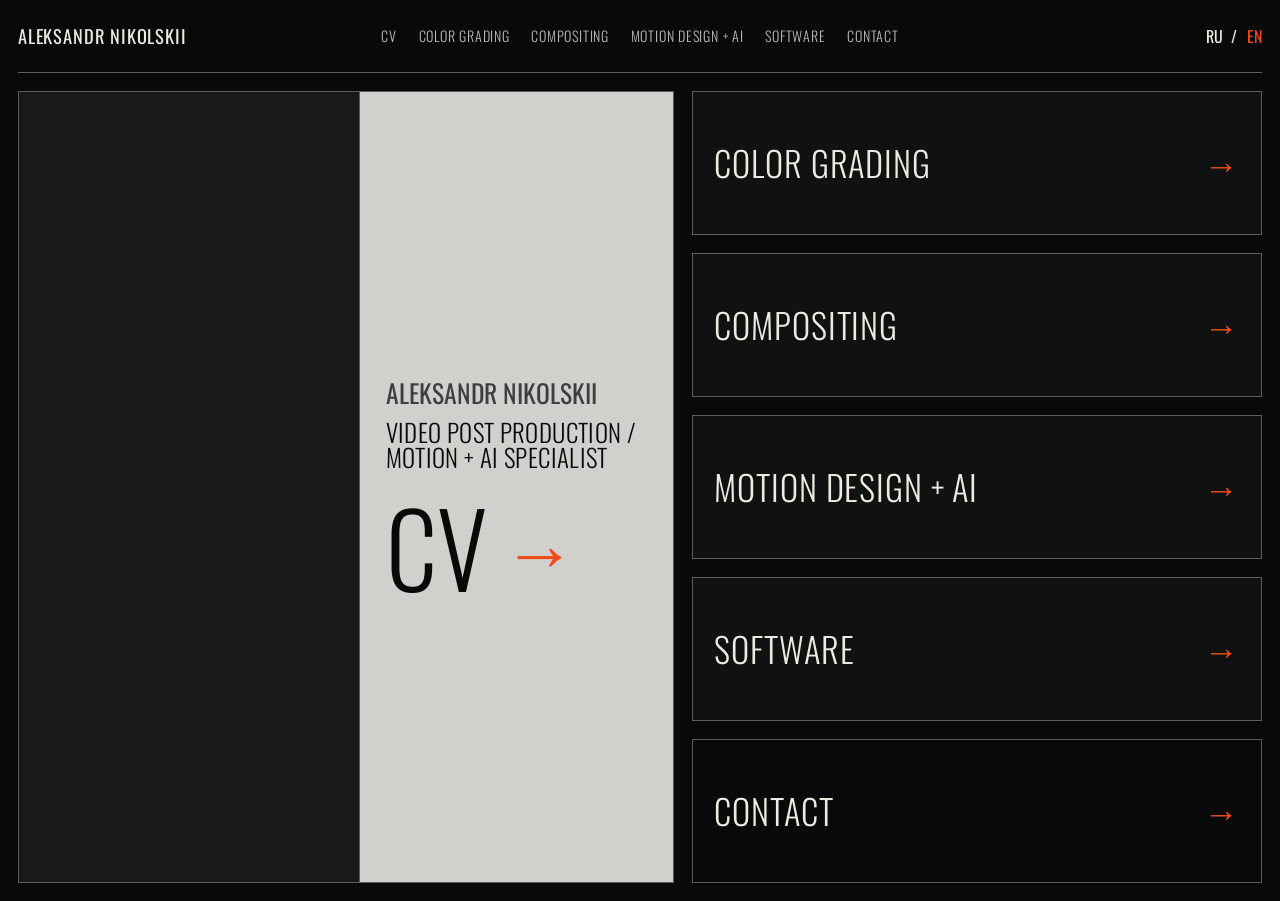
<file: index.html>
<!doctype html>
<html lang="en">
<head>
  <meta charset="utf-8">
  <meta name="viewport" content="width=device-width, initial-scale=1">
  <meta name="description" content="Portfolio of Aleksandr Nikolskii — Video Post Production, Motion and AI Specialist.">
  <meta name="theme-color" content="#080909">
  <link rel="icon" href="assets/favicon.svg?v=AN-7" type="image/svg+xml">
  <link rel="alternate icon" href="assets/favicon.ico?v=AN-7" sizes="16x16 32x32 48x48">
  <link rel="apple-touch-icon" href="assets/apple-touch-icon.png?v=AN-7" sizes="180x180">
  <link rel="stylesheet" href="assets/styles.css?v=images-i26">
  <title>Aleksandr Nikolskii — Portfolio</title>
</head>
<body data-page="home">
  <!--
  THESIS: A post-production decision sheet turns four disciplines into compact graphic tracks beside a portrait-led CV field.
  OWN-WORLD: Matte black, warm paper, thin rules, crisp technical SVG marks, condensed titles, mono metadata and one vermilion signal.
  STORY: Visitors identify the specialist, choose Color Grading, Compositing, Motion + AI or Software, inspect the work and make contact.
  FIRST VIEWPORT: Global navigation above a portrait-led CV field at left and four narrow discipline strips at right; mobile stacks the same choices.
  FORM: Edit Decision Sheet, approved visual direction, seed 6d0e9949.
  FINISH: unreviewed and undocumented is unfinished; this build ends with the finish review, the verdict, and DESIGN.md
  -->
  <a class="skip-link" href="#main">Skip to work</a>
  <header class="site-header" data-site-header></header>
  <main class="page-main home-main" id="main">
    <div class="home-grid">
      <article class="home-cv">
        <div class="portrait" data-home-portrait></div>
        <div class="home-cv__copy">
          <p class="home-cv__name" data-name></p>
          <h1 class="home-cv__title" data-title></h1>
          <a class="home-cv__link" href="cv.html"><span>CV</span><span aria-hidden="true">→</span></a>
        </div>
      </article>
      <div class="home-stack">
        <a class="work-tile work-tile--color" href="color.html">
          <div class="work-tile__label"><span>COLOR GRADING</span><span aria-hidden="true">→</span></div>
        </a>
        <a class="work-tile work-tile--compositing" href="compositing.html">
          <div class="work-tile__label"><span>COMPOSITING</span><span aria-hidden="true">→</span></div>
        </a>
        <a class="work-tile work-tile--motion" href="motion-ai.html">
          <div class="work-tile__label"><span>MOTION DESIGN + AI</span><span aria-hidden="true">→</span></div>
        </a>
        <a class="work-tile work-tile--software" href="software.html">
          <div class="work-tile__label"><span>SOFTWARE</span><span aria-hidden="true">→</span></div>
        </a>
        <a class="work-tile work-tile--contacts" href="contacts.html">
          <div class="work-tile__label"><span data-home-contacts>CONTACT</span><span aria-hidden="true">→</span></div>
        </a>
      </div>
    </div>
  </main>
  <script src="assets/content.js?v=cv-nav-20261027"></script>
  <script src="assets/app.js?v=nav-order-20261118"></script>
</body>
</html>
</file>
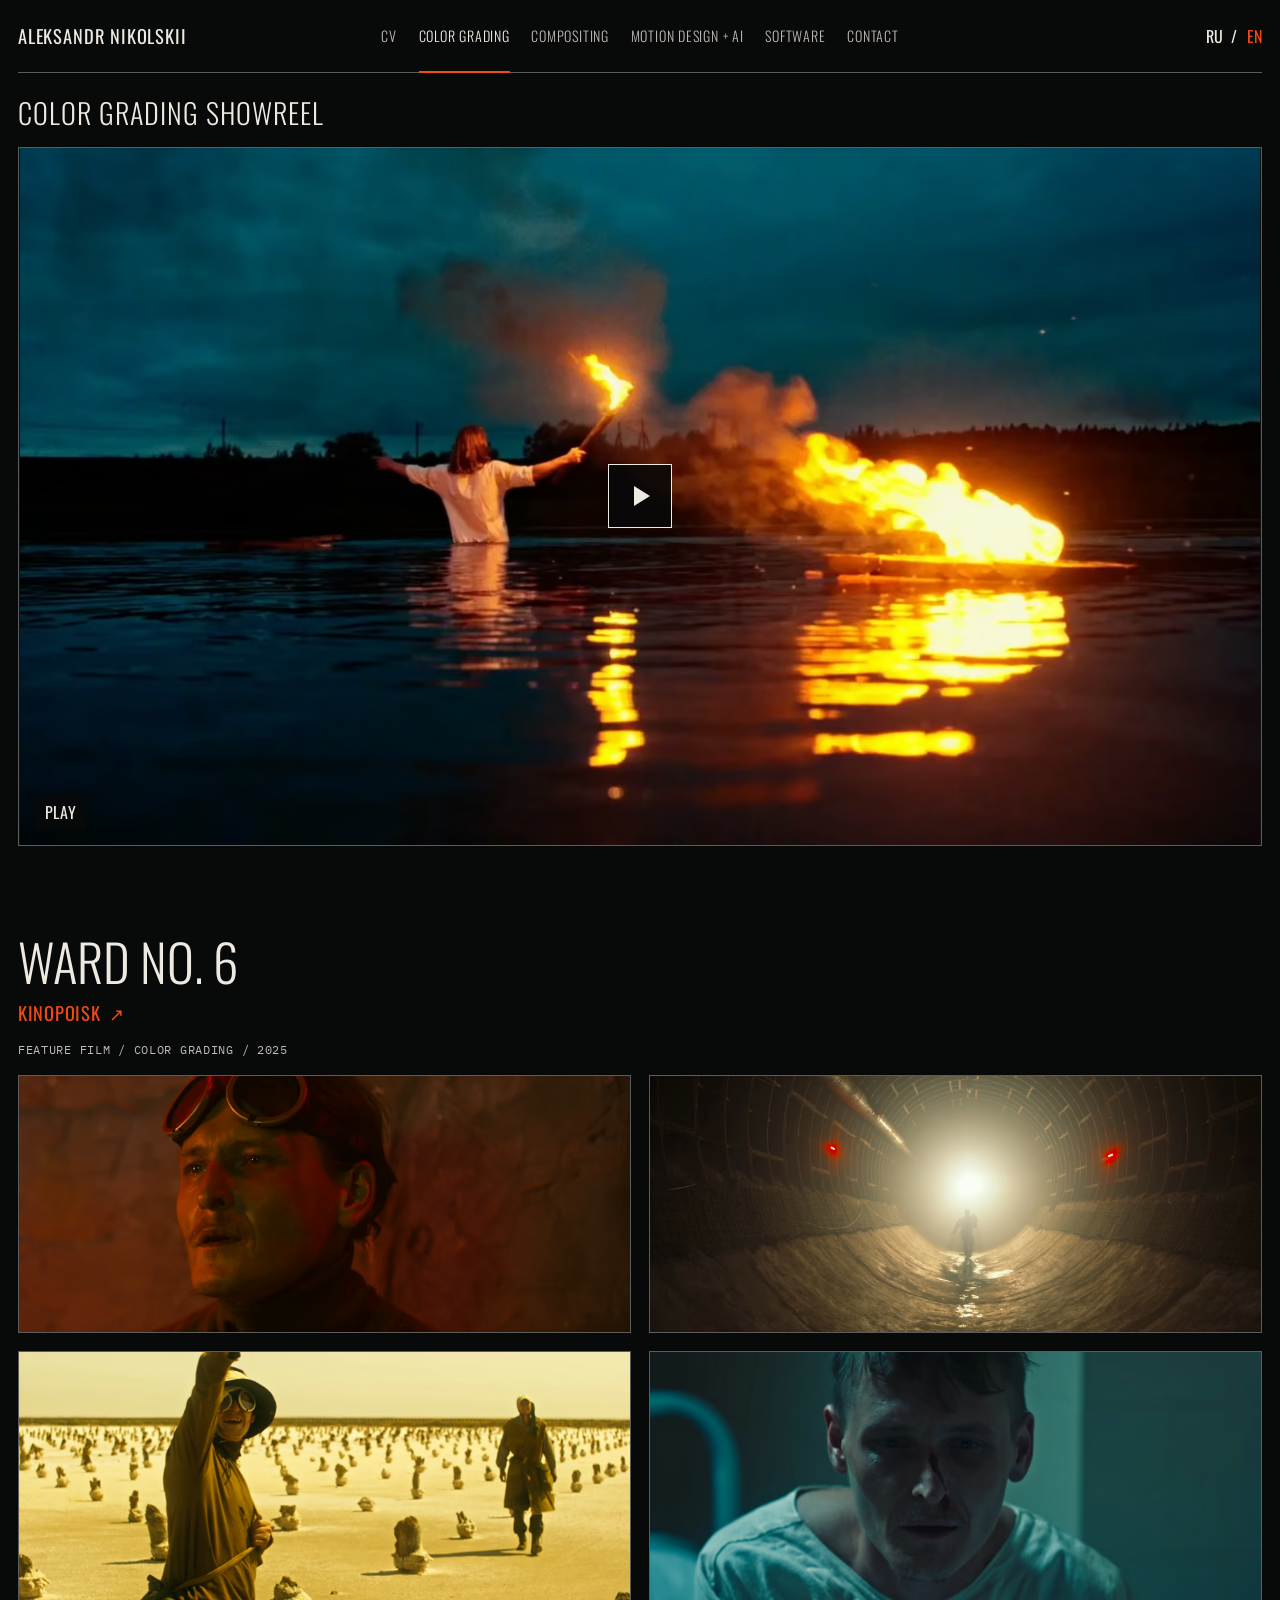
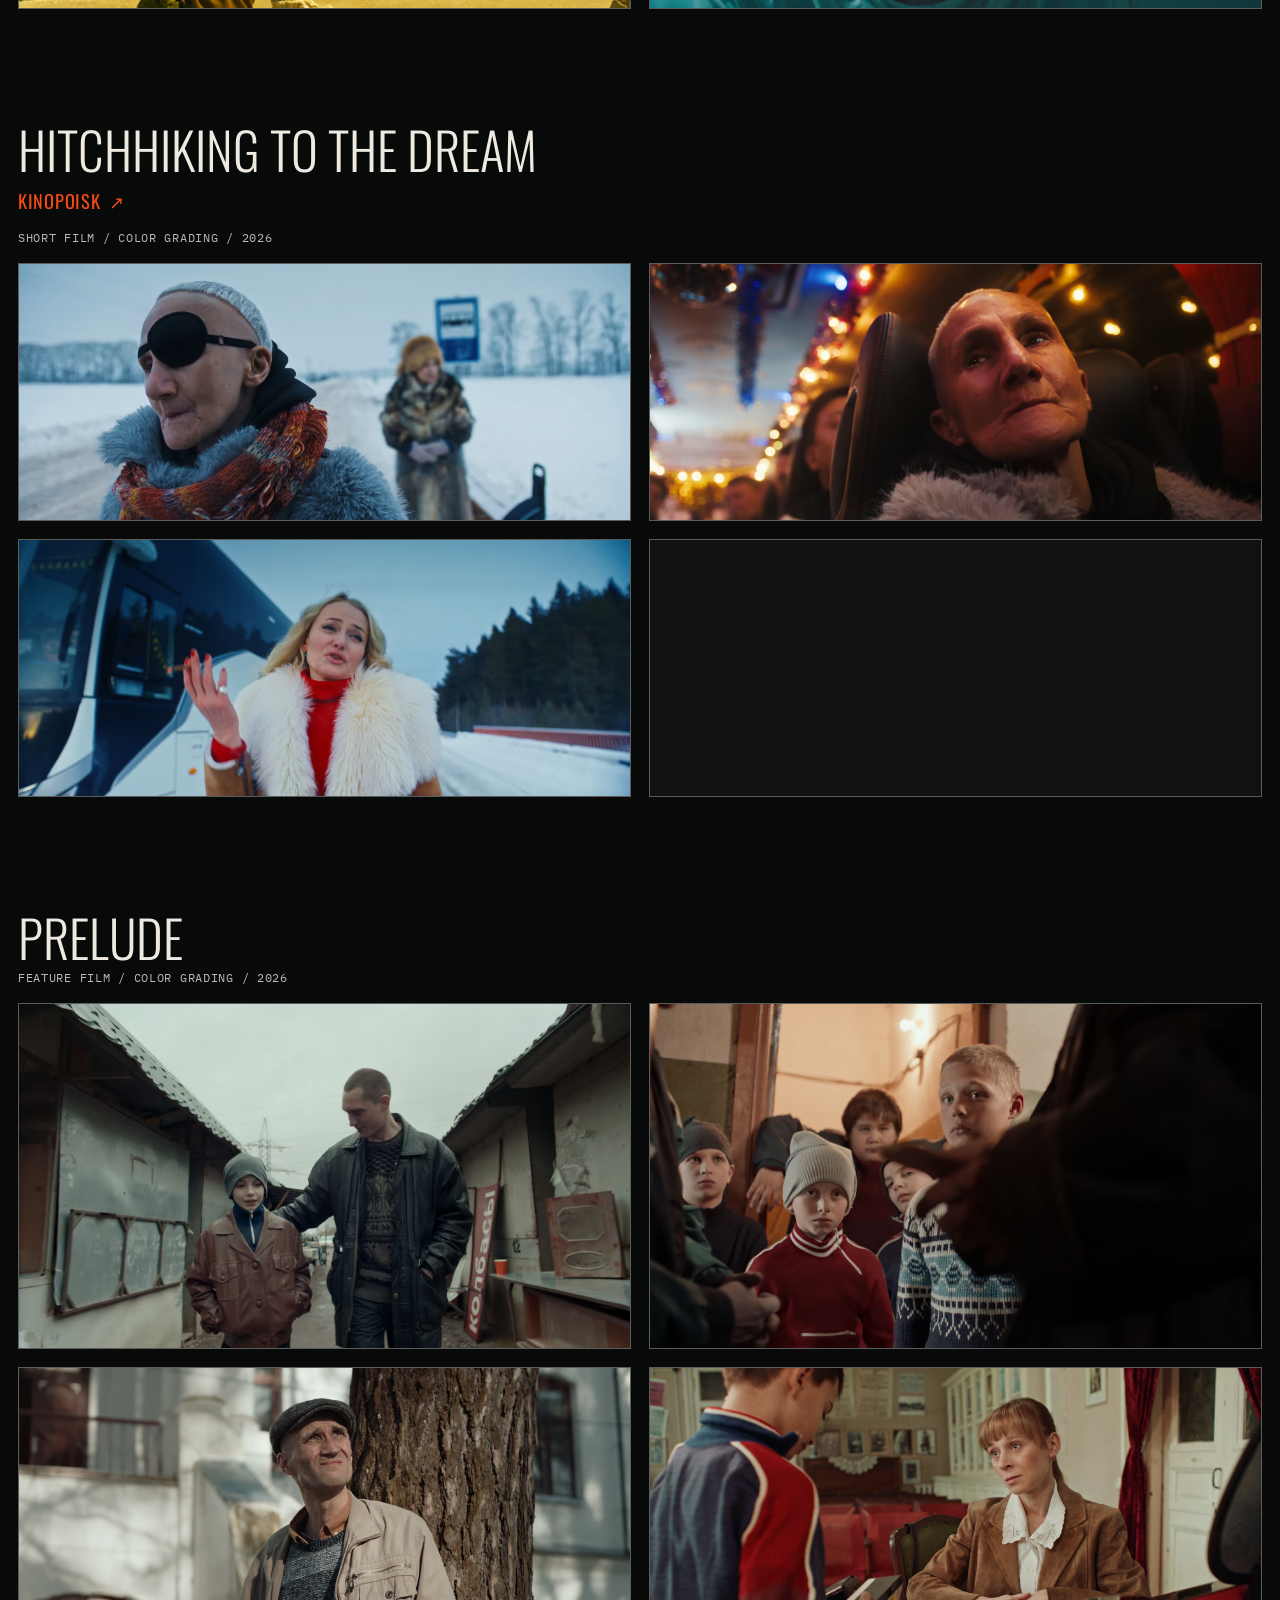
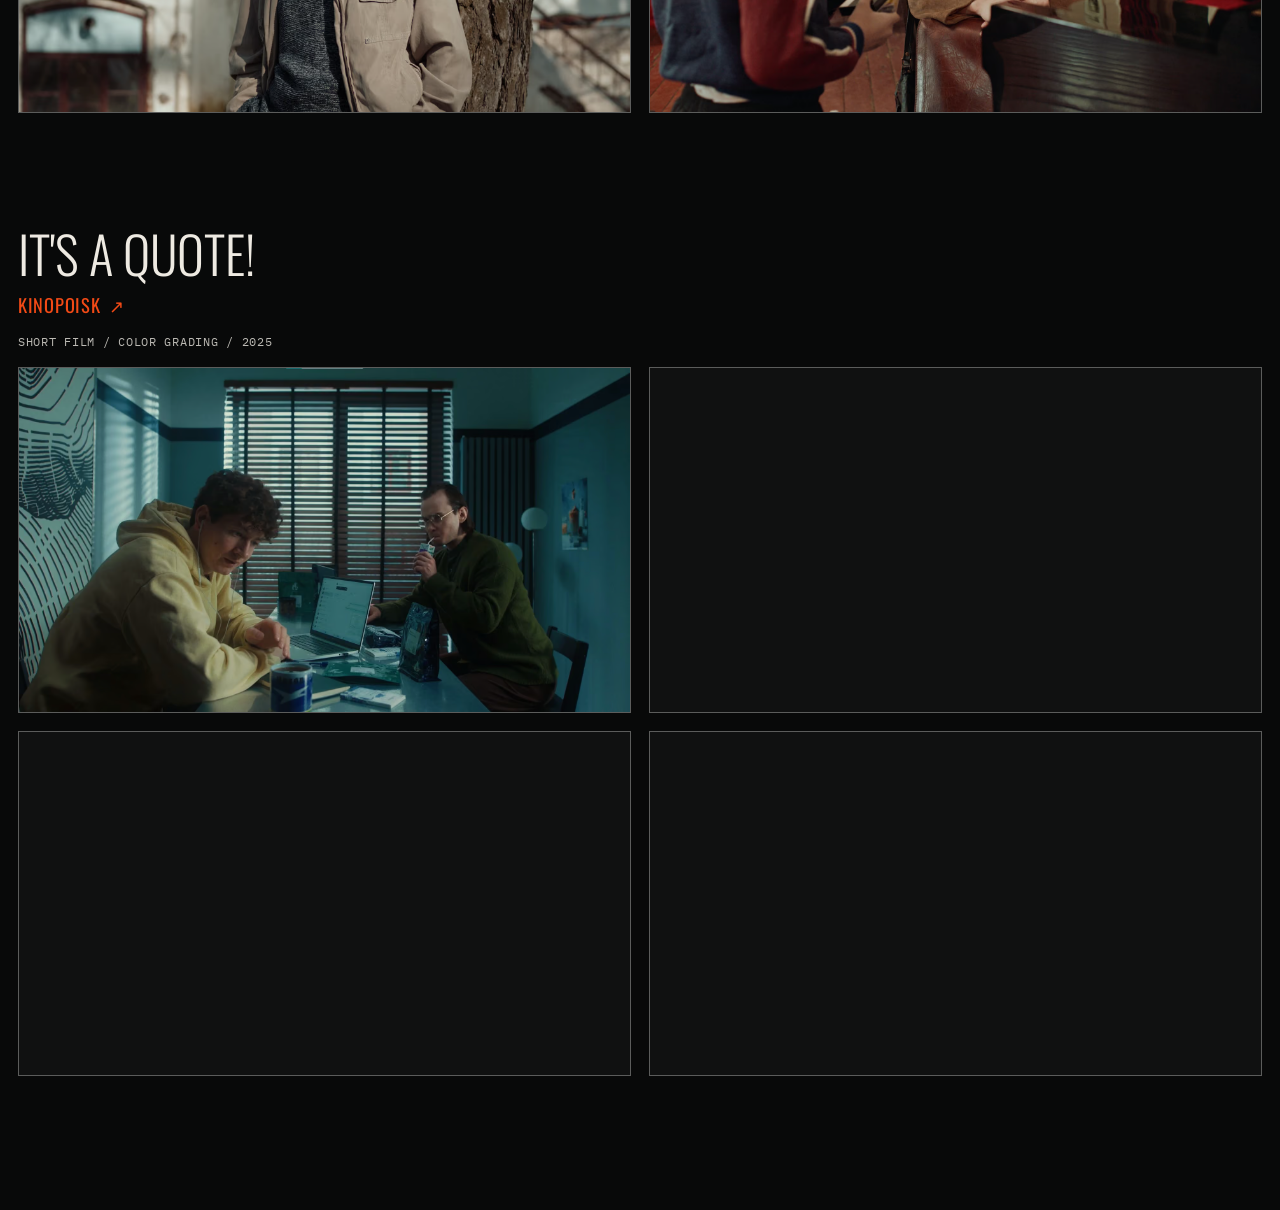
<file: color.html>
<!doctype html>
<html lang="en">
<head>
  <meta charset="utf-8">
  <meta name="viewport" content="width=device-width, initial-scale=1">
  <meta name="description" content="Color grading work by Aleksandr Nikolskii.">
  <meta name="theme-color" content="#080909">
  <link rel="icon" href="assets/favicon.svg?v=AN-7" type="image/svg+xml">
  <link rel="alternate icon" href="assets/favicon.ico?v=AN-7" sizes="16x16 32x32 48x48">
  <link rel="apple-touch-icon" href="assets/apple-touch-icon.png?v=AN-7" sizes="180x180">
  <link rel="stylesheet" href="assets/styles.css?v=images-i26">
  <title>Aleksandr Nikolskii — Color Grading</title>
</head>
<body data-page="color">
  <!--
  THESIS: The page behaves like a disciplined contact sheet led by a true 16:9 showreel player.
  OWN-WORLD: Matte black, thin rules, equal 16:9 frames, native image color and restrained project metadata.
  STORY: Visitors watch the reel, then compare four equally weighted frames from each project.
  FIRST VIEWPORT: Global navigation, a large 16:9 player and the first project title; the image grid follows immediately.
  FORM: Edit Decision Sheet, approved visual direction, seed 6d0e9949.
  FINISH: unreviewed and undocumented is unfinished; this build ends with the finish review, the verdict, and DESIGN.md
  -->
  <a class="skip-link" href="#main">Skip to color work</a>
  <header class="site-header" data-site-header></header>
  <main class="page-main" id="main">
    <section class="showreel-section">
      <h1 class="showreel-heading">COLOR GRADING SHOWREEL</h1>
      <div class="video-shell" data-color-showreel></div>
    </section>
    <div data-color-projects></div>
  </main>
  <script src="assets/content.js?v=cv-nav-20261027"></script>
  <script src="assets/app.js?v=nav-order-20261118"></script>
</body>
</html>
</file>
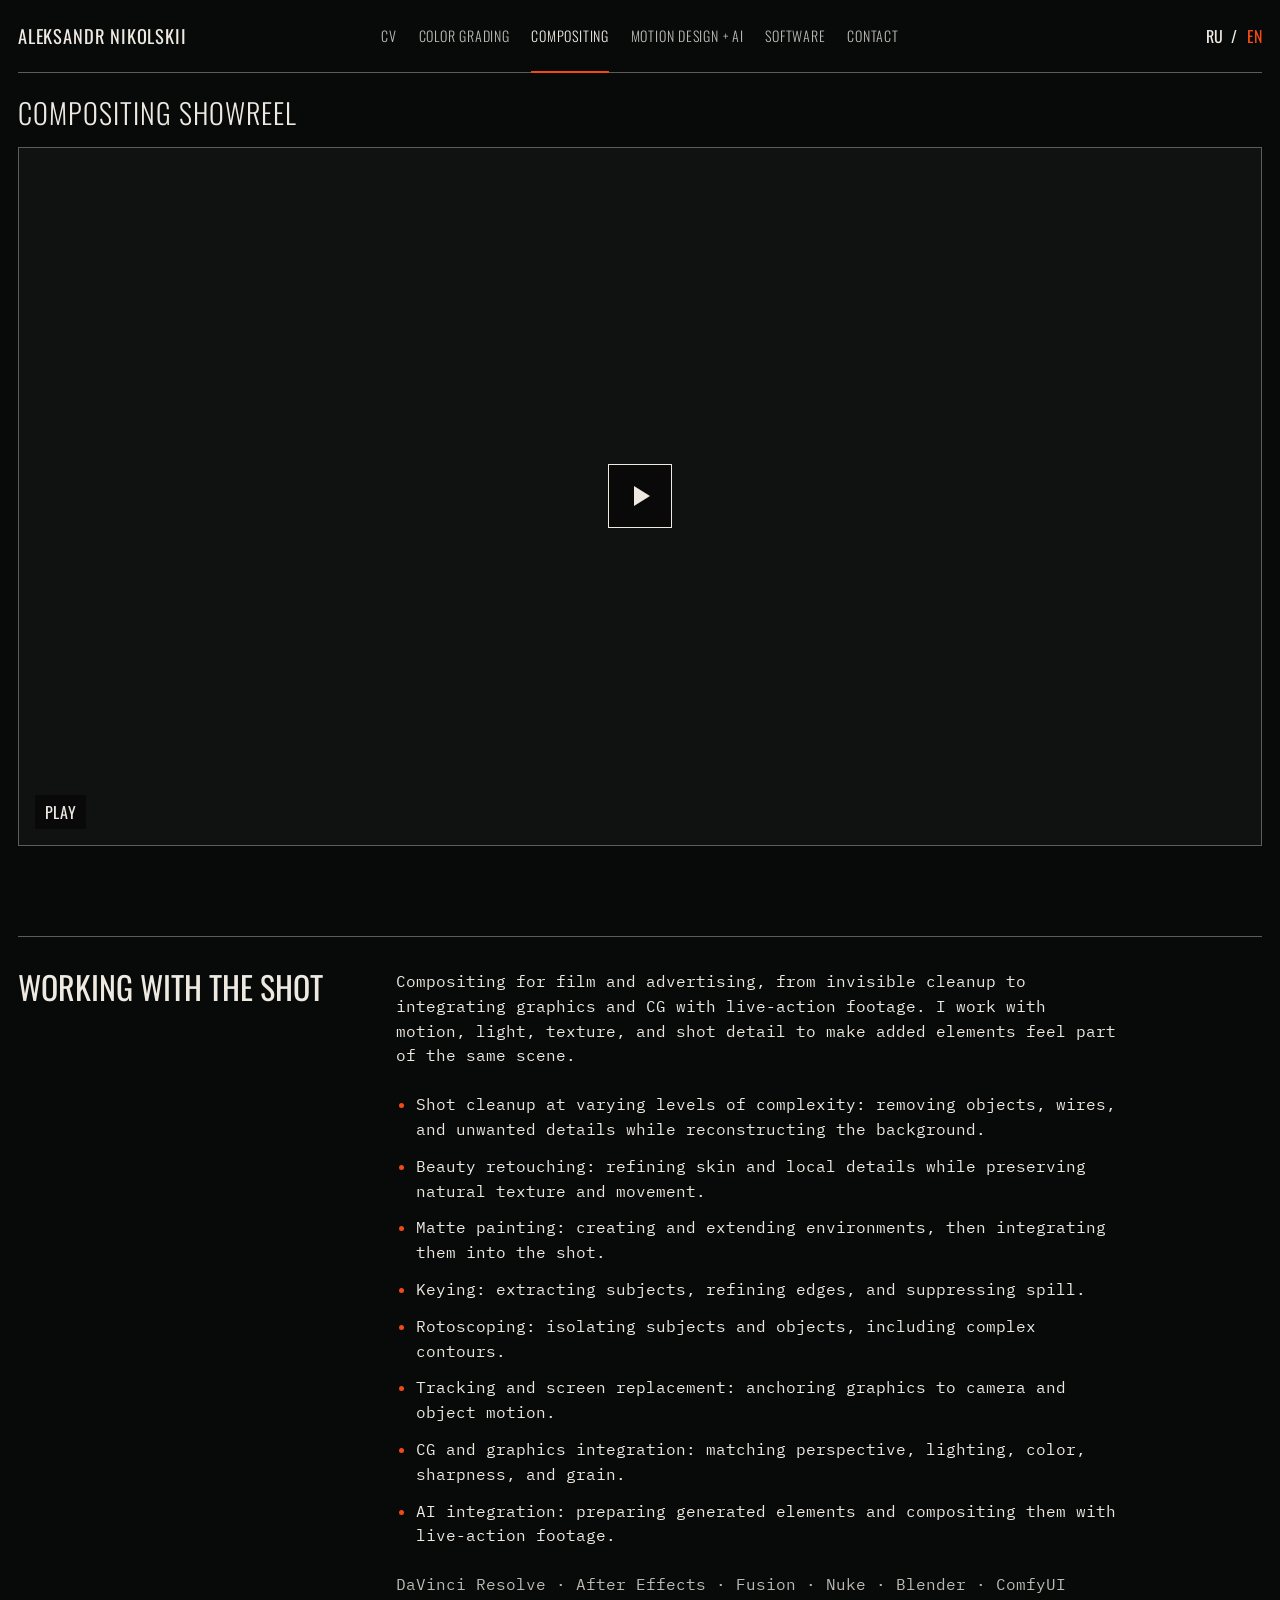
<file: compositing.html>
<!doctype html>
<html lang="en">
<head>
  <meta charset="utf-8">
  <meta name="viewport" content="width=device-width, initial-scale=1">
  <meta name="description" content="Compositing work by Aleksandr Nikolskii.">
  <meta name="theme-color" content="#080909">
  <link rel="icon" href="assets/favicon.svg?v=AN-7" type="image/svg+xml">
  <link rel="alternate icon" href="assets/favicon.ico?v=AN-7" sizes="16x16 32x32 48x48">
  <link rel="apple-touch-icon" href="assets/apple-touch-icon.png?v=AN-7" sizes="180x180">
  <link rel="stylesheet" href="assets/styles.css?v=images-i26">
  <title>Aleksandr Nikolskii — Compositing</title>
</head>
<body data-page="compositing">
  <!--
  THESIS: One strong showreel carries the initial Compositing page; optional links stay secondary.
  OWN-WORLD: Matte black, thin rules, a square-cornered 16:9 player, condensed labels and vermilion playback cues.
  STORY: Visitors assess the compositing reel immediately and may follow project links once supplied.
  FIRST VIEWPORT: Global navigation followed by one dominant 16:9 player with no breakdown module.
  FORM: Edit Decision Sheet, approved visual direction, seed 6d0e9949.
  FINISH: unreviewed and undocumented is unfinished; this build ends with the finish review, the verdict, and DESIGN.md
  -->
  <a class="skip-link" href="#main">Skip to compositing work</a>
  <header class="site-header" data-site-header></header>
  <main class="page-main" id="main">
    <section class="showreel-section">
      <h1 class="showreel-heading">COMPOSITING SHOWREEL</h1>
      <div class="video-shell" data-compositing-showreel></div>
    </section>
    <section class="discipline-notes" data-compositing-notes></section>
    <section class="links-module" data-compositing-links>
      <h2></h2><div></div>
    </section>
  </main>
  <script src="assets/content.js?v=cv-nav-20261027"></script>
  <script src="assets/app.js?v=nav-order-20261118"></script>
</body>
</html>
</file>
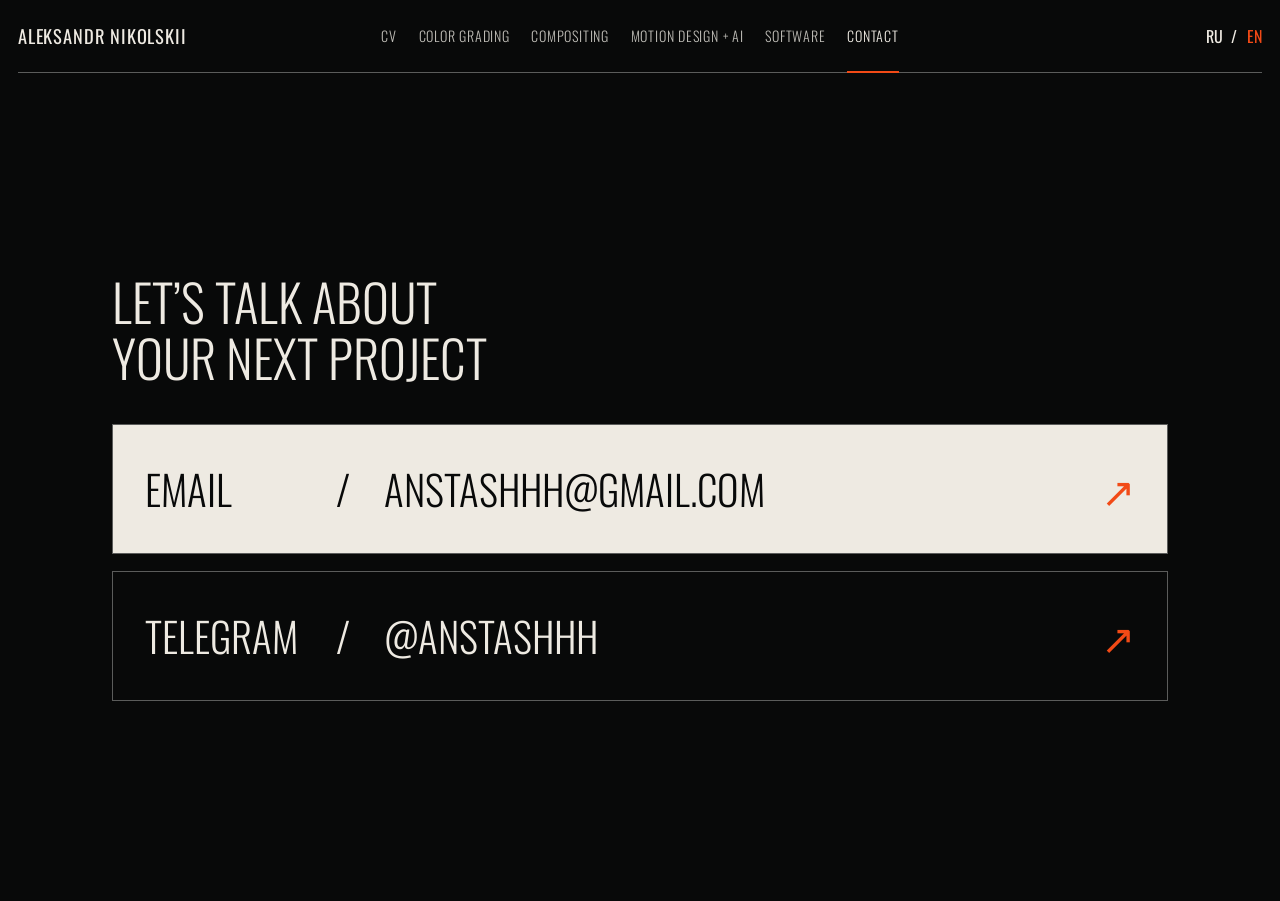
<file: contacts.html>
<!doctype html>
<html lang="en">
<head>
  <meta charset="utf-8">
  <meta name="viewport" content="width=device-width, initial-scale=1">
  <meta name="description" content="Contact Aleksandr Nikolskii about video post production, motion, AI and software work.">
  <meta name="theme-color" content="#080909">
  <link rel="icon" href="assets/favicon.svg?v=AN-7" type="image/svg+xml">
  <link rel="alternate icon" href="assets/favicon.ico?v=AN-7" sizes="16x16 32x32 48x48">
  <link rel="apple-touch-icon" href="assets/apple-touch-icon.png?v=AN-7" sizes="180x180">
  <link rel="stylesheet" href="assets/styles.css?v=contact-email-20261118">
  <title>Aleksandr Nikolskii — Contacts</title>
</head>
<body data-page="contacts">
  <!--
  THESIS: The closing page offers two unmistakable contact routes and nothing else.
  OWN-WORLD: Matte black, warm paper inversion, thin rules, condensed action type and vermilion arrows.
  STORY: Visitors choose email or Telegram and start a conversation.
  FIRST VIEWPORT: Global navigation, one direct statement and two large contact rows.
  FORM: Edit Decision Sheet, approved visual direction, seed 6d0e9949.
  FINISH: unreviewed and undocumented is unfinished; this build ends with the finish review, the verdict, and DESIGN.md
  -->
  <a class="skip-link" href="#main">Skip to contacts</a>
  <header class="site-header" data-site-header></header>
  <main class="page-main contacts-main" id="main">
    <div class="contacts-layout">
      <h1 class="contacts-heading" data-contact-heading></h1>
      <a class="contact-link" data-contact-email href="#"></a>
      <a class="contact-link" data-contact-telegram href="#"></a>
    </div>
  </main>
  <script src="assets/content.js?v=contact-email-20261118"></script>
  <script src="assets/app.js?v=nav-order-20261118"></script>
</body>
</html>
</file>
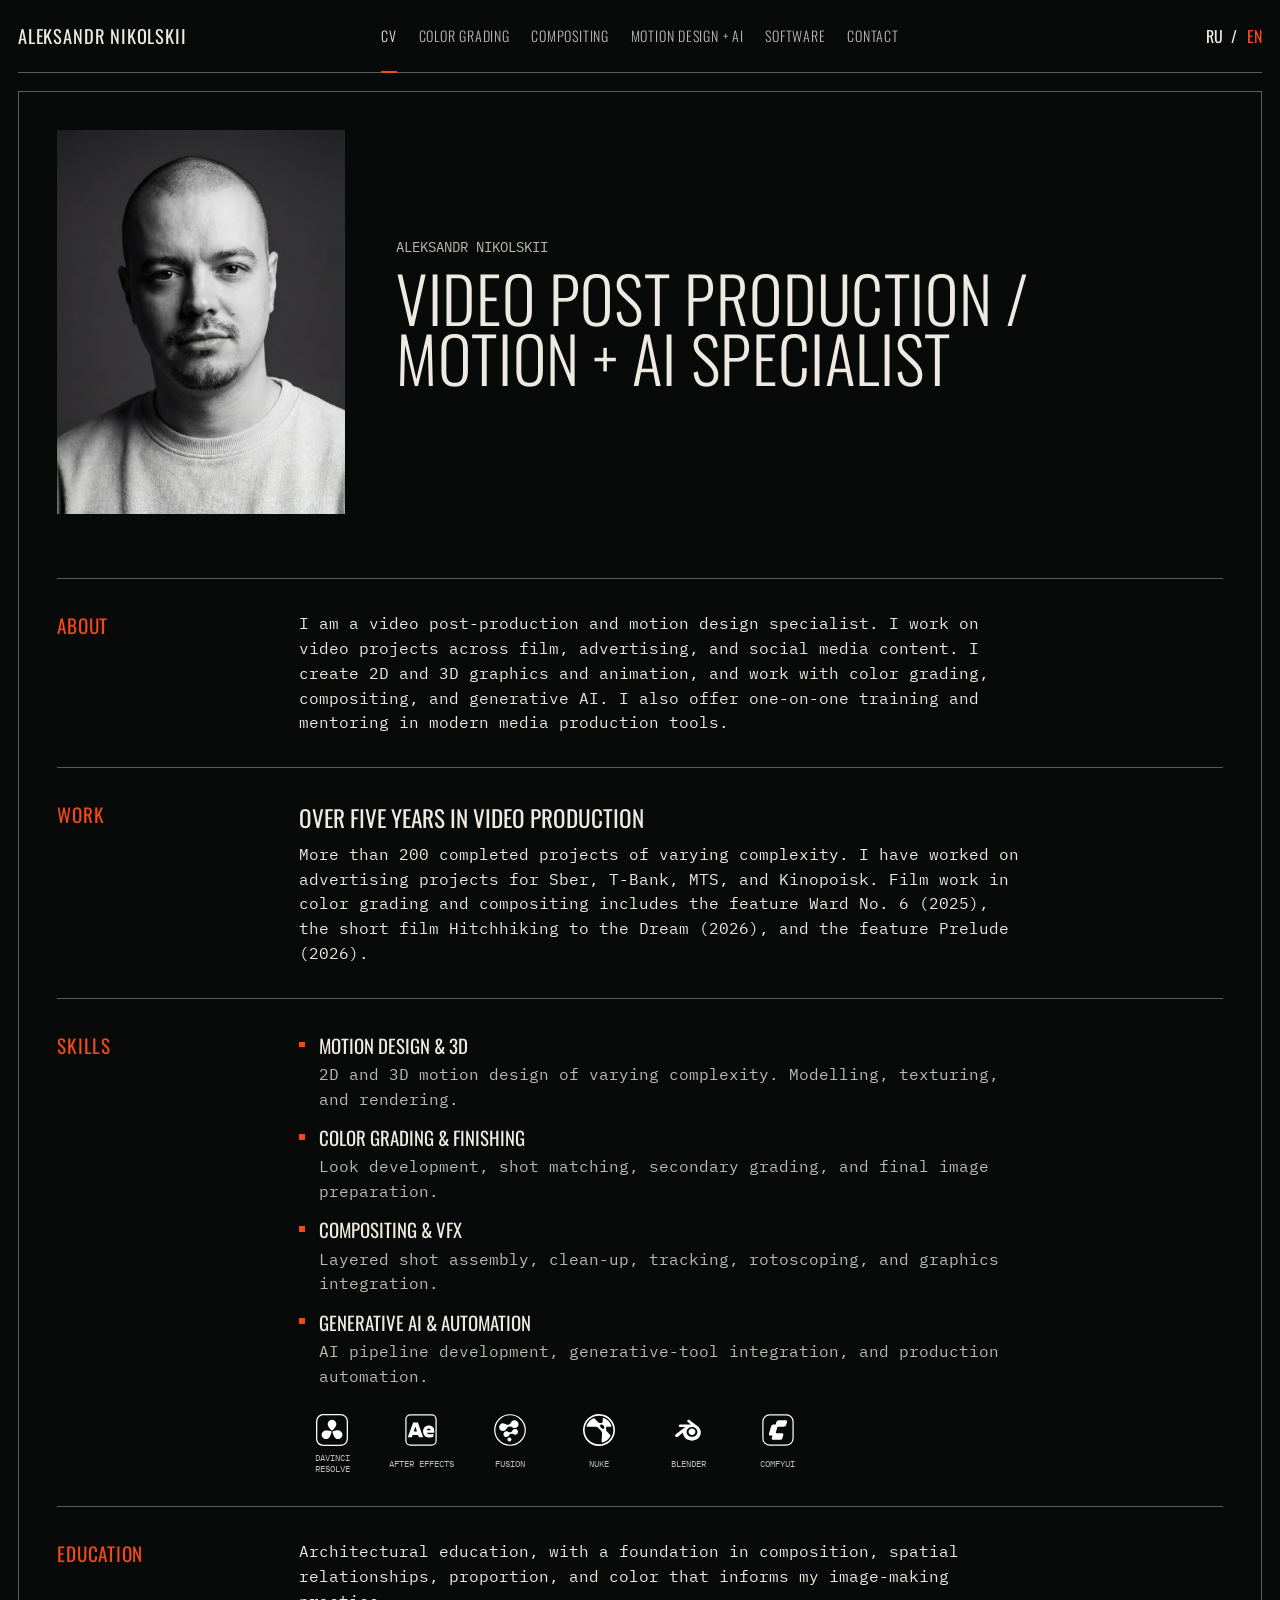
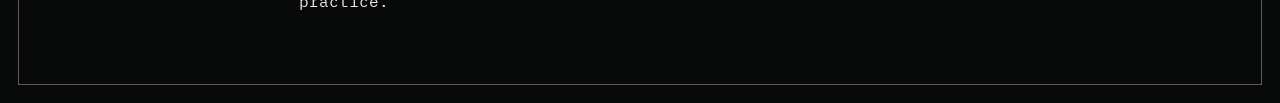
<file: cv.html>
<!doctype html>
<html lang="en">
<head>
  <meta charset="utf-8">
  <meta name="viewport" content="width=device-width, initial-scale=1">
  <meta name="description" content="CV of Aleksandr Nikolskii — Video Post Production, Motion and AI Specialist.">
  <meta name="theme-color" content="#080909">
  <link rel="icon" href="assets/favicon.svg?v=AN-7" type="image/svg+xml">
  <link rel="alternate icon" href="assets/favicon.ico?v=AN-7" sizes="16x16 32x32 48x48">
  <link rel="apple-touch-icon" href="assets/apple-touch-icon.png?v=AN-7" sizes="180x180">
  <link rel="stylesheet" href="assets/styles.css?v=images-i26">
  <title>Aleksandr Nikolskii — CV</title>
</head>
<body data-page="cv">
  <!--
  THESIS: A continuous editorial CV reads as one professional story rather than a dashboard of resume cards.
  OWN-WORLD: Matte black, warm paper, thin rules, square portrait, condensed title, mono copy and vermilion labels.
  STORY: Visitors understand the specialist's focus, work, skills and education, then download the full CV when supplied.
  FIRST VIEWPORT: Portrait and large professional title lead; compact prose rows continue across one shared field.
  FORM: Edit Decision Sheet, approved visual direction, seed 6d0e9949.
  FINISH: unreviewed and undocumented is unfinished; this build ends with the finish review, the verdict, and DESIGN.md
  -->
  <a class="skip-link" href="#main">Skip to CV</a>
  <header class="site-header" data-site-header></header>
  <main class="page-main" id="main">
    <article class="cv-page">
      <section class="cv-intro">
        <div class="portrait" data-cv-portrait></div>
        <div class="cv-intro__copy">
          <h1 data-cv-name></h1>
          <p class="cv-intro__title" data-cv-title></p>
        </div>
      </section>
      <section class="cv-row">
        <h2 class="cv-row__label" data-cv-label="about"></h2>
        <div class="cv-row__content"><p data-cv-about></p></div>
      </section>
      <section class="cv-row">
        <h2 class="cv-row__label" data-cv-label="work"></h2>
        <div class="cv-row__content" data-cv-work></div>
      </section>
      <section class="cv-row">
        <h2 class="cv-row__label" data-cv-label="skills"></h2>
        <div class="cv-row__content" data-cv-skills></div>
      </section>
      <section class="cv-row">
        <h2 class="cv-row__label" data-cv-label="education"></h2>
        <div class="cv-row__content"><p data-cv-education></p></div>
      </section>
    </article>
  </main>
  <script src="assets/content.js?v=cv-about-20261027"></script>
  <script src="assets/app.js?v=nav-order-20261118"></script>
</body>
</html>
</file>
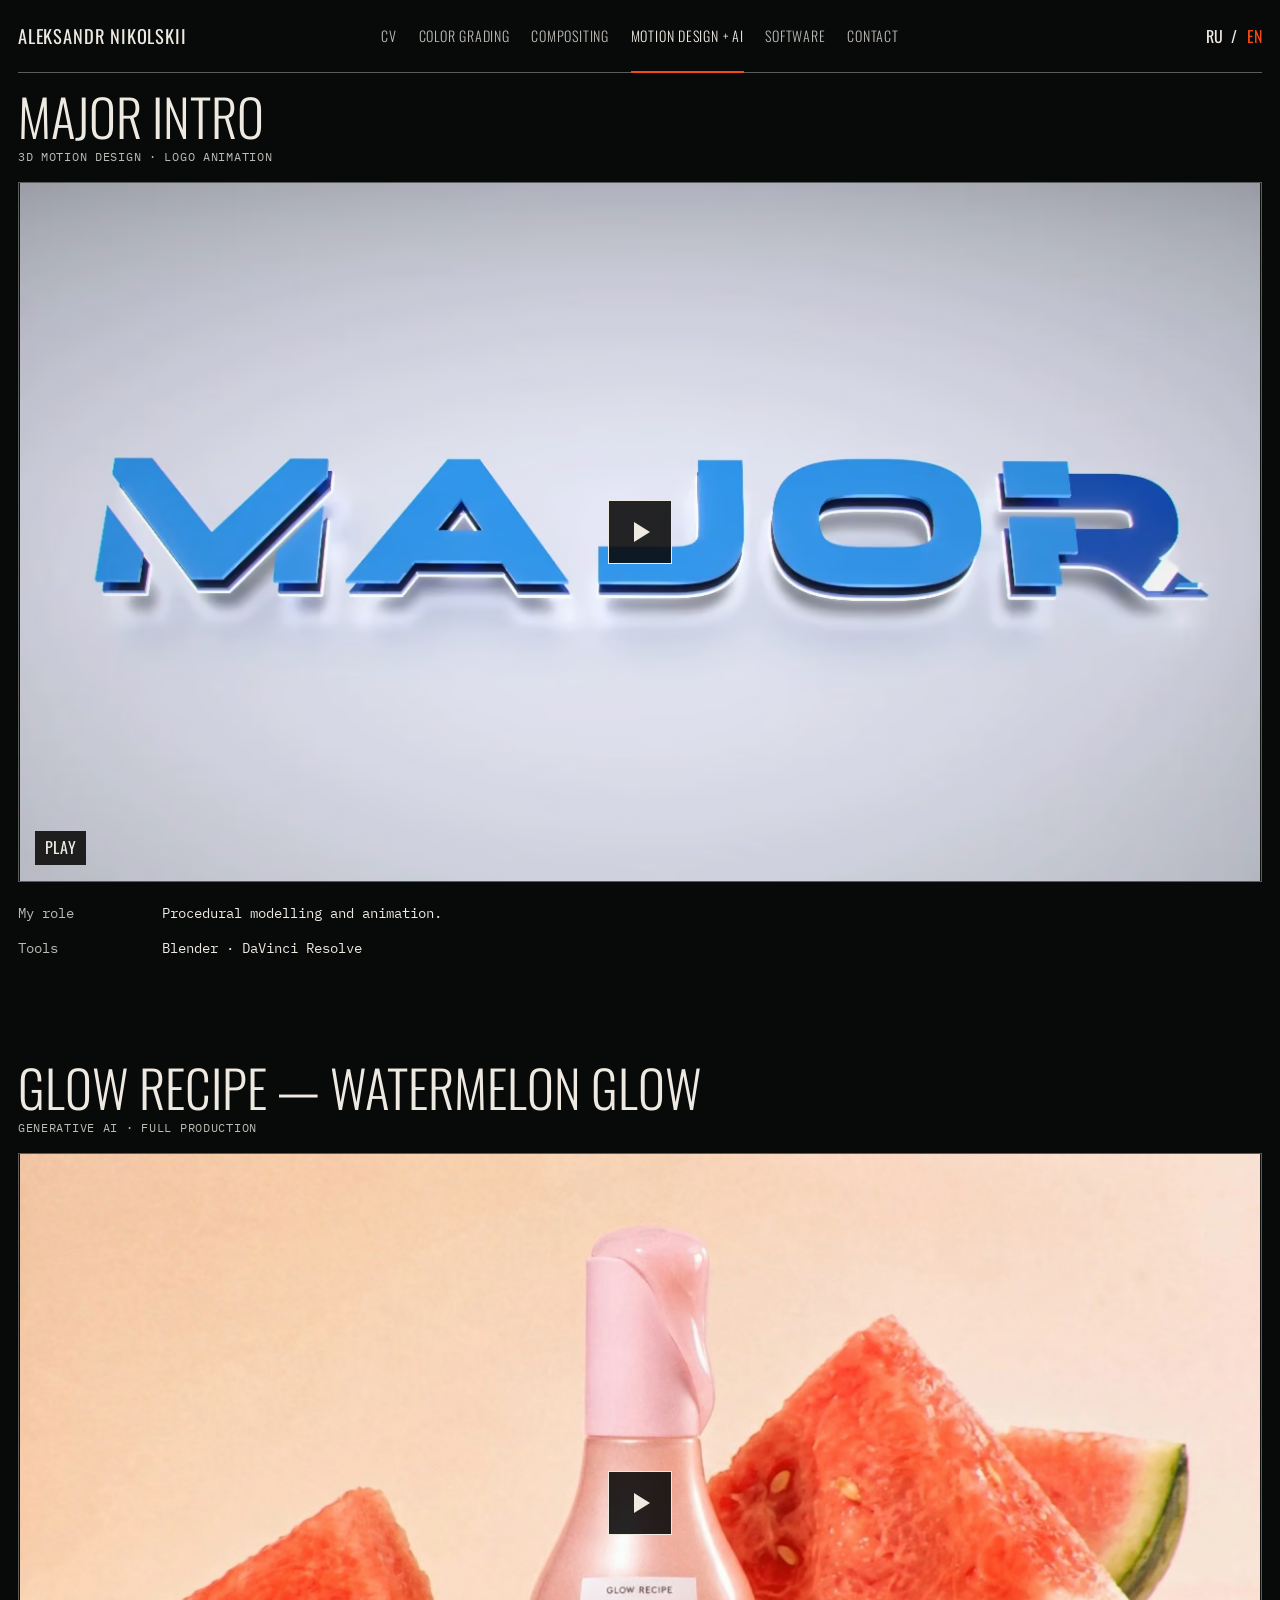
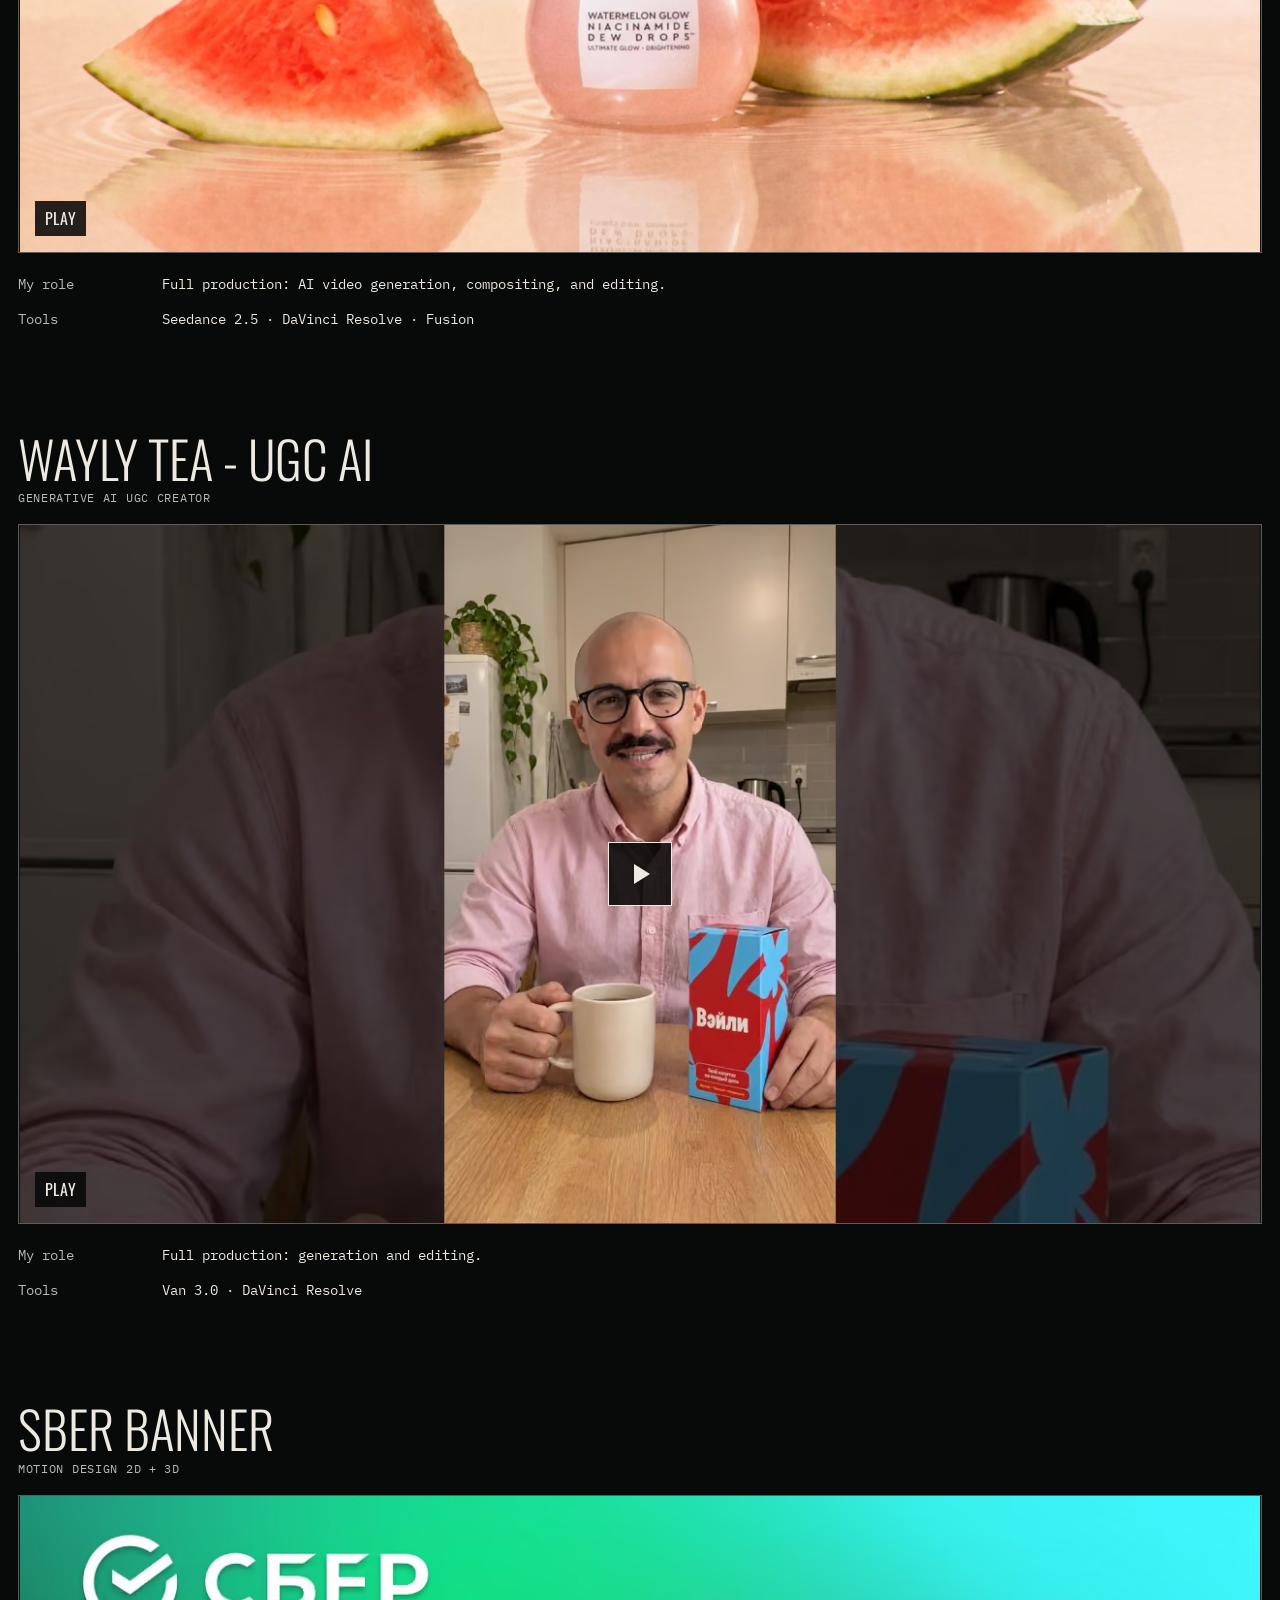
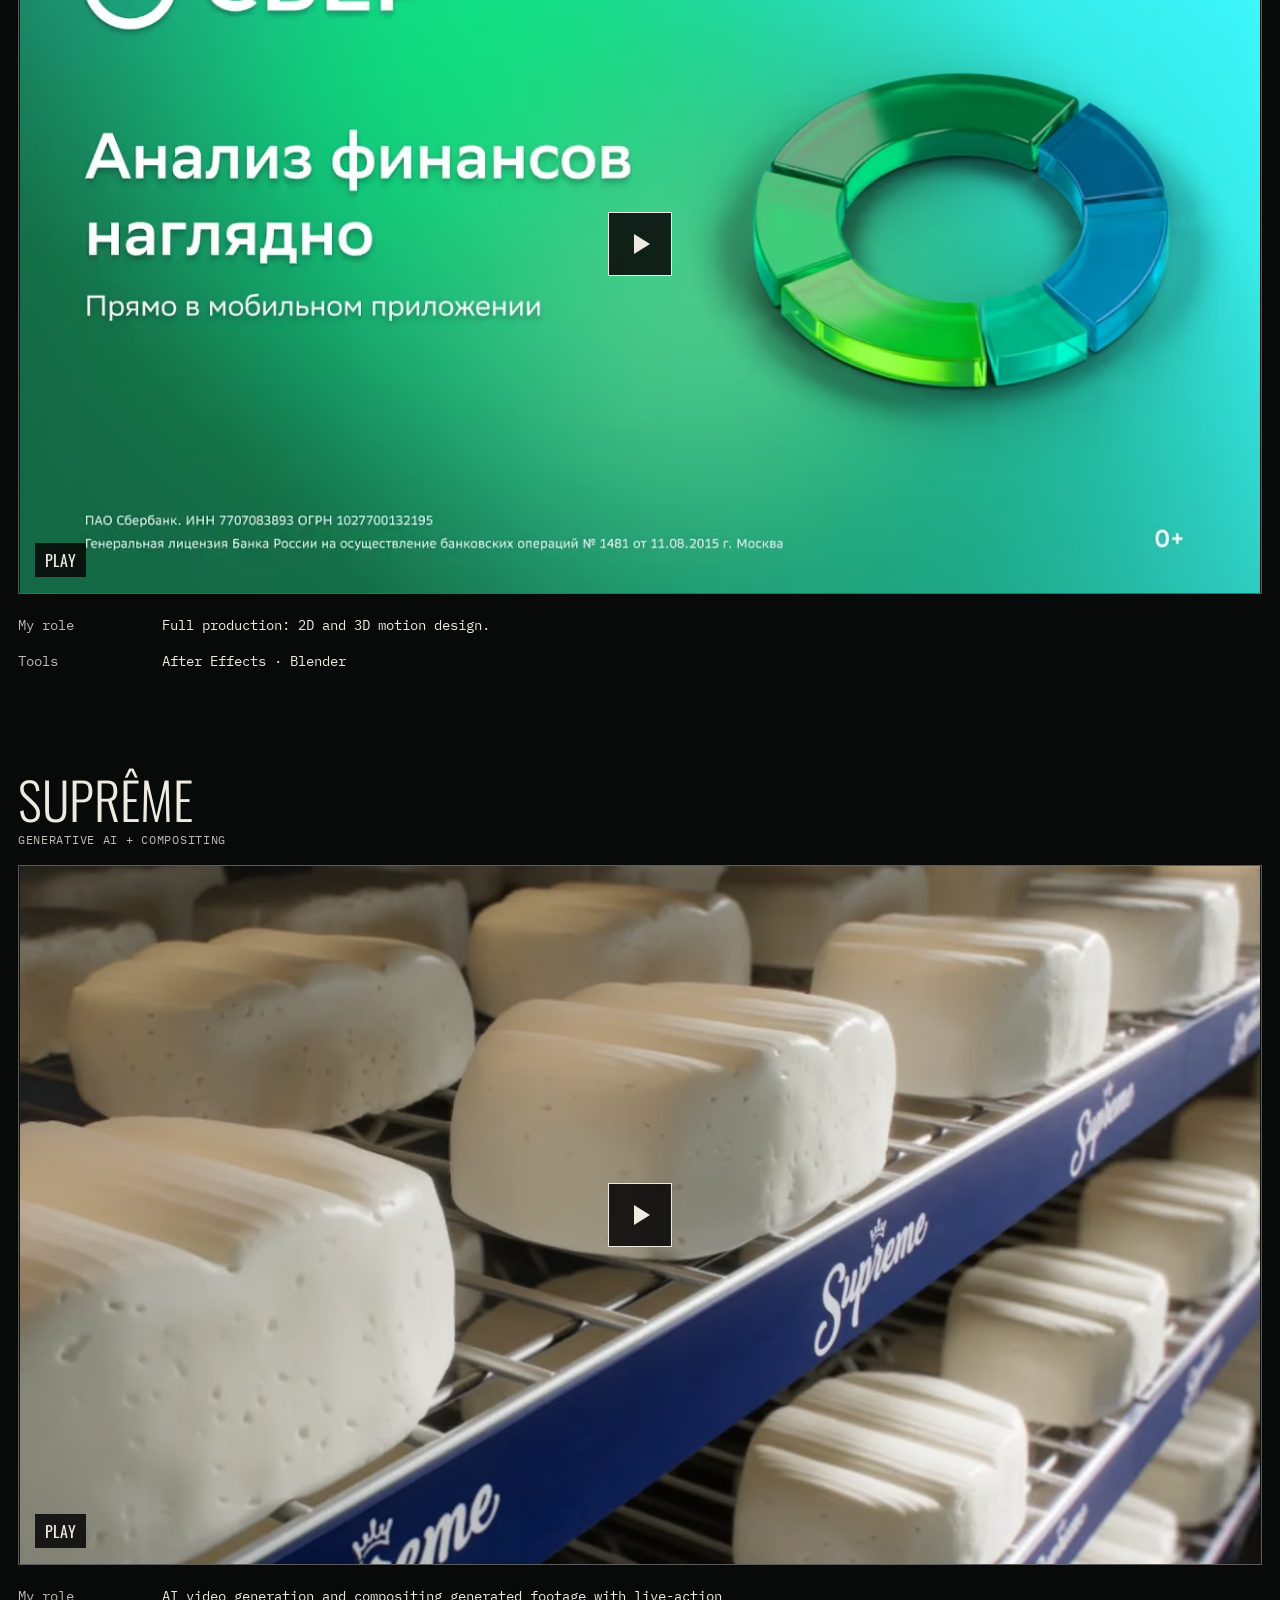
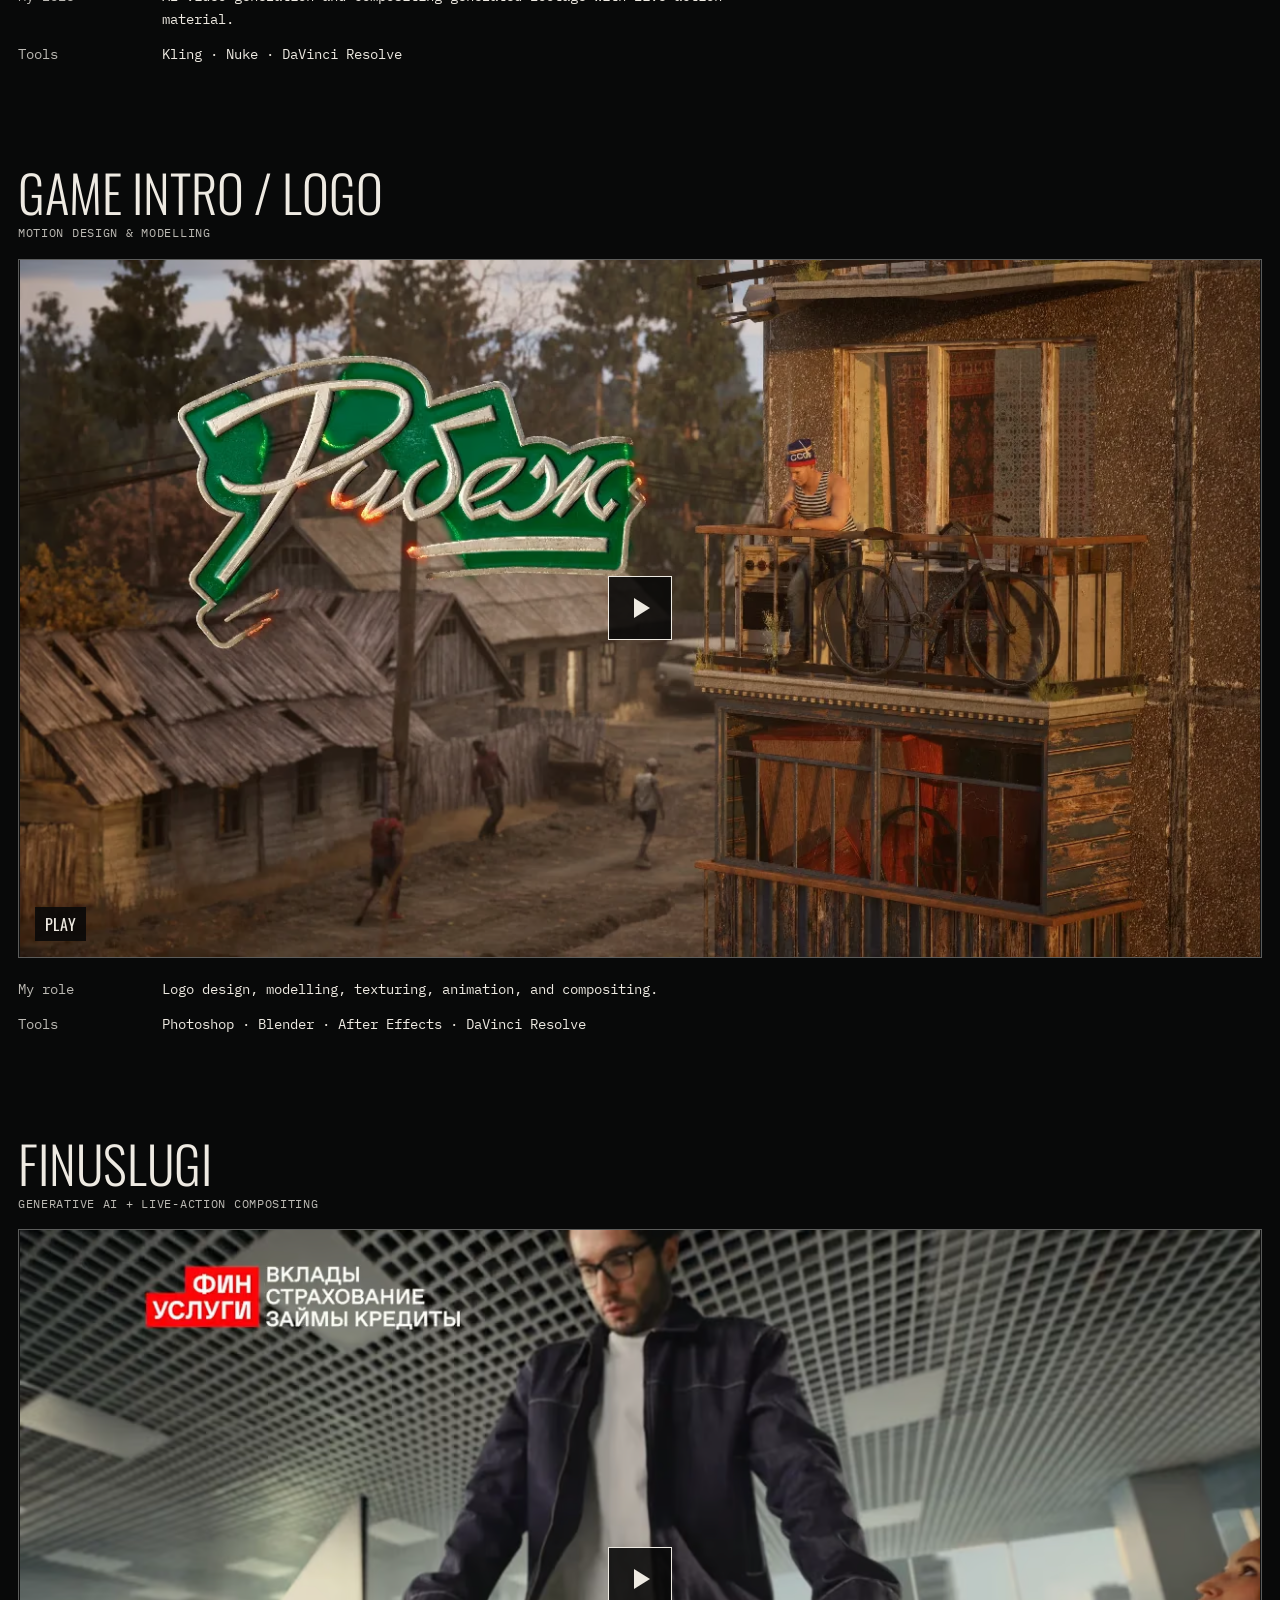
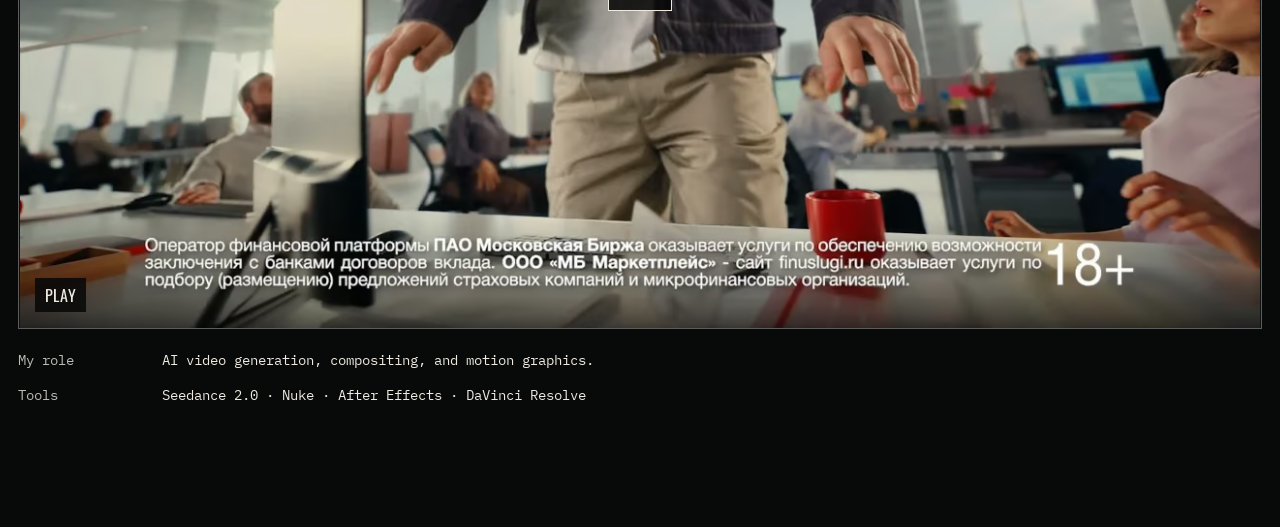
<file: motion-ai.html>
<!doctype html>
<html lang="en">
<head>
  <meta charset="utf-8">
  <meta name="viewport" content="width=device-width, initial-scale=1">
  <meta name="description" content="Motion design and AI work by Aleksandr Nikolskii.">
  <meta name="theme-color" content="#080909">
  <link rel="icon" href="assets/favicon.svg?v=AN-7" type="image/svg+xml">
  <link rel="alternate icon" href="assets/favicon.ico?v=AN-7" sizes="16x16 32x32 48x48">
  <link rel="apple-touch-icon" href="assets/apple-touch-icon.png?v=AN-7" sizes="180x180">
  <link rel="stylesheet" href="assets/styles.css?v=images-i26">
  <title>Aleksandr Nikolskii — Motion Design + AI</title>
</head>
<body data-page="motion">
  <!--
  THESIS: Each Motion + AI project is its own title-and-player unit; there is no generic showreel hero.
  OWN-WORLD: Matte black, thin ruled modules, true 16:9 players, condensed titles and vermilion playback cues.
  STORY: Visitors move project by project and watch the exact work attached to each title.
  FIRST VIEWPORT: Global navigation followed immediately by the first project title, metadata and 16:9 player.
  FORM: Edit Decision Sheet, approved visual direction, seed 6d0e9949.
  FINISH: unreviewed and undocumented is unfinished; this build ends with the finish review, the verdict, and DESIGN.md
  -->
  <a class="skip-link" href="#main">Skip to Motion and AI work</a>
  <header class="site-header" data-site-header></header>
  <main class="page-main" id="main"><div data-motion-projects></div></main>
  <script src="assets/content.js?v=motion-two-20261116"></script>
  <script src="assets/app.js?v=nav-order-20261118"></script>
</body>
</html>
</file>
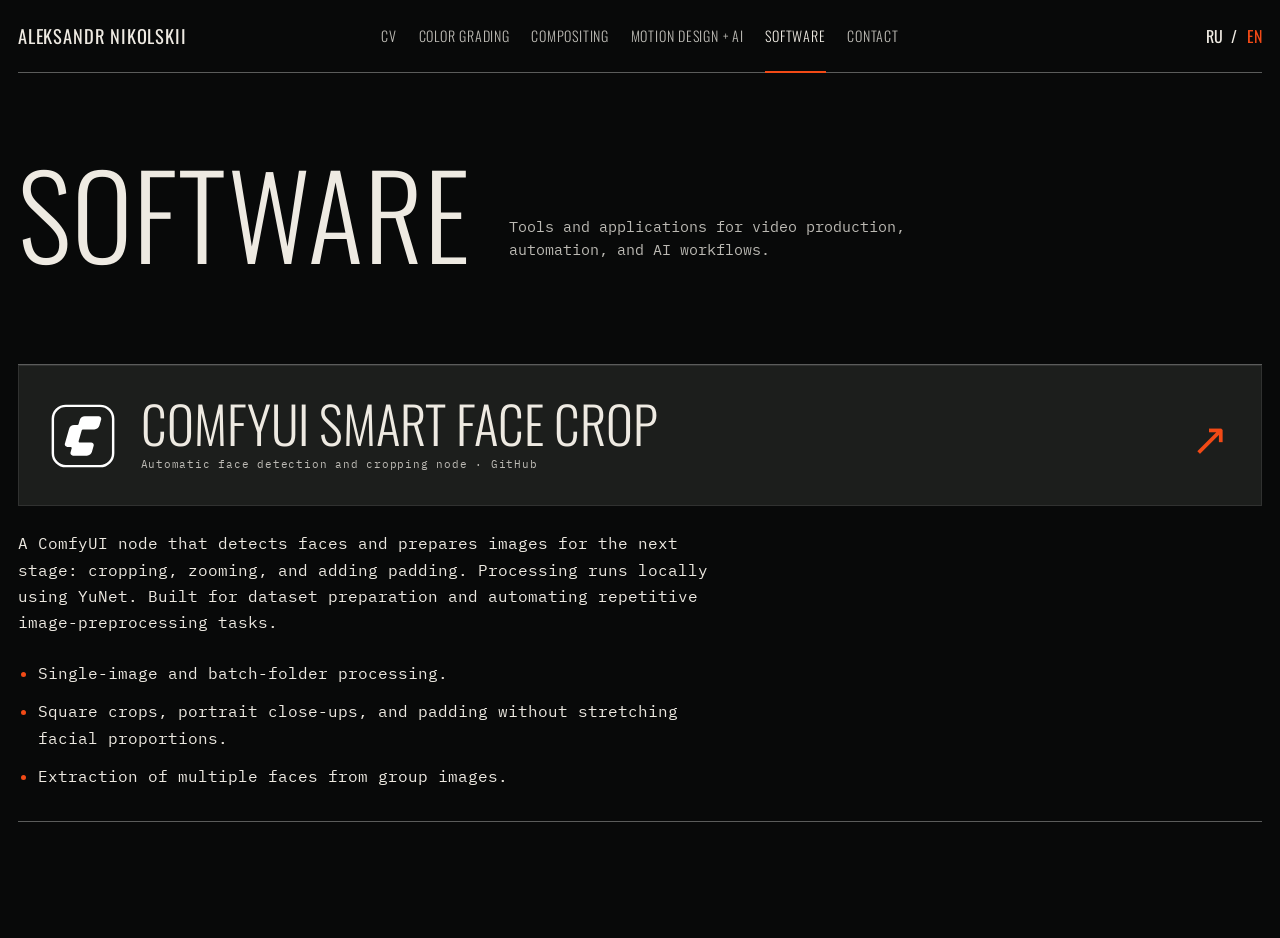
<file: software.html>
<!doctype html>
<html lang="en">
<head>
  <meta charset="utf-8">
  <meta name="viewport" content="width=device-width, initial-scale=1">
  <meta name="description" content="Software and production tools by Aleksandr Nikolskii.">
  <meta name="theme-color" content="#080909">
  <link rel="icon" href="assets/favicon.svg?v=AN-7" type="image/svg+xml">
  <link rel="alternate icon" href="assets/favicon.ico?v=AN-7" sizes="16x16 32x32 48x48">
  <link rel="apple-touch-icon" href="assets/apple-touch-icon.png?v=AN-7" sizes="180x180">
  <link rel="stylesheet" href="assets/styles.css?v=images-i26">
  <title>Aleksandr Nikolskii — Software</title>
</head>
<body data-page="software">
  <!--
  THESIS: Software work reads as a precise release ledger rather than a gallery of product cards.
  OWN-WORLD: Matte black, warm paper, ruled rows, technical vector marks, condensed titles and vermilion actions.
  STORY: Visitors understand the role of software in the practice, then open shipped code or see what is in development.
  FIRST VIEWPORT: Global navigation, a clear Software statement and a compact ruled list of development links.
  FORM: Edit Decision Sheet, approved visual direction, seed 6d0e9949.
  FINISH: unreviewed and undocumented is unfinished; this build ends with the finish review, the verdict, and DESIGN.md
  -->
  <a class="skip-link" href="#main">Skip to software projects</a>
  <header class="site-header" data-site-header></header>
  <main class="page-main software-main" id="main">
    <header class="software-intro">
      <h1>SOFTWARE</h1>
      <p data-software-intro></p>
    </header>
    <div class="software-list" data-software-projects></div>
  </main>
  <script src="assets/content.js?v=cv-nav-20261027"></script>
  <script src="assets/app.js?v=nav-order-20261118"></script>
</body>
</html>
</file>
<file: assets/styles.css>
/* Self-hosted Google Fonts, SIL Open Font License; see the adjacent OFL files. */
@font-face { font-family: "Oswald"; font-style: normal; font-weight: 300; font-display: swap; src: url("oswald-300.ttf") format("truetype"); }
@font-face { font-family: "Oswald"; font-style: normal; font-weight: 400; font-display: swap; src: url("oswald-400.ttf") format("truetype"); }
@font-face { font-family: "Oswald"; font-style: normal; font-weight: 500; font-display: swap; src: url("oswald-500.ttf") format("truetype"); }
@font-face { font-family: "IBM Plex Mono"; font-style: normal; font-weight: 300; font-display: swap; src: url("plex-300.ttf") format("truetype"); }
@font-face { font-family: "IBM Plex Mono"; font-style: normal; font-weight: 400; font-display: swap; src: url("plex-400.ttf") format("truetype"); }
@font-face { font-family: "IBM Plex Mono"; font-style: normal; font-weight: 500; font-display: swap; src: url("plex-500.ttf") format("truetype"); }

:root {
  --black: #080909;
  --black-soft: #101111;
  --paper: #eeeae2;
  --paper-muted: #bcbab4;
  --rule: #5b5c5b;
  --rule-soft: #303130;
  --signal: #f24a16;
  --cv-surface: #d0d1cd;
  --gutter: clamp(0.75rem, 1.4vw, 1.5rem);
  --header-height: 4.5rem;
  --display: "Oswald", "Arial Narrow", sans-serif;
  --mono: "IBM Plex Mono", Consolas, monospace;
}

* { box-sizing: border-box; }

html {
  background: var(--black);
  color-scheme: dark;
  scroll-behavior: smooth;
}

body {
  margin: 0;
  min-width: 20rem;
  min-height: 100vh;
  overflow-x: clip;
  background: var(--black);
  color: var(--paper);
  font-family: var(--mono);
  font-size: 1rem;
  line-height: 1.55;
}

body.menu-open { overflow: hidden; }

::selection { background: var(--signal); color: var(--black); }

::-webkit-scrollbar { width: 0.7rem; }
::-webkit-scrollbar-track { background: var(--black); }
::-webkit-scrollbar-thumb { background: var(--rule); border: 0.2rem solid var(--black); }

a { color: inherit; text-decoration: none; }
button { color: inherit; font: inherit; }
img, video, iframe { display: block; width: 100%; }
picture { display: block; }
.video-poster picture { width: 100%; height: 100%; }

:focus-visible {
  outline: 2px solid var(--signal);
  outline-offset: 4px;
}

.skip-link {
  position: fixed;
  z-index: 100;
  top: 0.5rem;
  left: 0.5rem;
  padding: 0.75rem 1rem;
  background: var(--paper);
  color: var(--black);
  transform: translateY(-150%);
}

.skip-link:focus { transform: translateY(0); }

.site-header {
  position: relative;
  z-index: 20;
  display: grid;
  grid-template-columns: minmax(12rem, 1fr) auto minmax(8rem, 1fr);
  align-items: center;
  min-height: var(--header-height);
  margin: 0 var(--gutter);
  border-bottom: 1px solid var(--rule);
}

.brand {
  justify-self: start;
  font-family: var(--display);
  font-size: clamp(1.15rem, 1.4vw, 1.45rem);
  font-weight: 400;
  letter-spacing: 0.045em;
  text-transform: uppercase;
  white-space: nowrap;
}

.brand--mobile { display: none; }

.site-nav { display: flex; align-items: stretch; gap: clamp(0.8rem, 1.7vw, 1.85rem); }

.site-nav__link {
  position: relative;
  display: flex;
  align-items: center;
  min-height: var(--header-height);
  color: var(--paper-muted);
  font-family: var(--display);
  font-size: clamp(0.88rem, 1vw, 1.05rem);
  font-weight: 300;
  letter-spacing: 0.055em;
  text-transform: uppercase;
  transition: color 180ms ease-out;
}

.site-nav__link::after {
  position: absolute;
  right: 0;
  bottom: -1px;
  left: 0;
  height: 2px;
  background: var(--signal);
  content: "";
  transform: scaleX(0);
  transform-origin: left;
  transition: transform 180ms cubic-bezier(.16, 1, .3, 1);
}

.site-nav__link:hover,
.site-nav__link.is-active { color: var(--paper); }
.site-nav__link:hover::after,
.site-nav__link.is-active::after { transform: scaleX(1); }

.language-switch {
  justify-self: end;
  display: flex;
  gap: 0.55rem;
  align-items: center;
  font-family: var(--display);
  font-size: 1rem;
  letter-spacing: 0.06em;
}

.language-switch button {
  appearance: none;
  padding: 0.5rem 0;
  border: 0;
  background: transparent;
  cursor: pointer;
}

.language-switch button[aria-current="true"] { color: var(--signal); }
.menu-toggle, .mobile-menu { display: none; }

.page-main {
  width: min(100%, 100rem);
  margin: 0 auto;
  padding: var(--gutter);
}

@keyframes page-reveal {
  from { clip-path: inset(0 0 100% 0); filter: blur(3px); }
  to { clip-path: inset(0); filter: blur(0); }
}

.signal-index { color: var(--signal); font-variant-numeric: tabular-nums; }

.home-main { width: 100%; max-width: none; min-height: 38rem; height: calc(100dvh - var(--header-height)); }

.home-grid {
  display: grid;
  grid-template-columns: minmax(0, 1.15fr) minmax(0, 1fr);
  gap: var(--gutter);
  height: 100%;
}

.home-stack {
  display: grid;
  grid-template-rows: repeat(5, minmax(0, 1fr));
  gap: var(--gutter);
  align-content: stretch;
}

.home-cv {
  display: grid;
  grid-template-columns: minmax(0, 0.52fr) minmax(0, 0.48fr);
  align-self: stretch;
  min-height: 0;
  border: 1px solid var(--rule);
  background: var(--cv-surface);
  color: var(--black);
}

.portrait {
  position: relative;
  min-height: 14rem;
  overflow: hidden;
  background: #181918;
}

.portrait img { position: absolute; inset: 0; height: 100%; object-fit: cover; object-position: 50% 0; }
.home-cv .portrait { min-height: 0; aspect-ratio: auto; }

.portrait.is-empty {
  display: grid;
  place-items: center;
  color: #858681;
  font-size: 0.78rem;
  letter-spacing: 0.08em;
  text-transform: uppercase;
}

.portrait.is-empty::before,
.portrait.is-empty::after {
  position: absolute;
  top: 50%;
  left: 50%;
  width: 36%;
  height: 1px;
  background: var(--rule-soft);
  content: "";
}

.portrait.is-empty::before { transform: translate(-50%, -50%) rotate(45deg); }
.portrait.is-empty::after { transform: translate(-50%, -50%) rotate(-45deg); }

.home-cv__copy { display: flex; flex-direction: column; justify-content: center; min-width: 0; padding: clamp(1rem, 2vw, 2rem); border-left: 1px solid var(--rule); container-type: inline-size; }
.home-cv__name { margin: 0 0 0.8rem; color: #3d3f3c; font: 400 clamp(1.25rem, 2vw, 1.65rem)/1.2 var(--display); text-transform: uppercase; }

.home-cv__title {
  max-width: none;
  margin: 0 0 clamp(1.1rem, 2vw, 2rem);
  font-family: var(--display);
  font-size: clamp(1.1rem, 9.5cqw, 4.2rem);
  font-weight: 300;
  hyphens: none;
  line-height: 0.98;
  letter-spacing: 0.015em;
  overflow-wrap: normal;
  text-transform: uppercase;
}

.home-cv__title > span, .cv-intro__title > span { display: block; white-space: nowrap; }
.home-cv__title small, .cv-intro__title small { font: inherit; }

.home-cv__link {
  display: inline-flex;
  gap: 1rem;
  align-items: center;
  font-family: var(--display);
  font-size: clamp(5rem, 8vw, 7rem);
  font-weight: 300;
  line-height: 1;
}

.home-cv__link span:last-child { color: var(--signal); font-size: 0.72em; transition: transform 180ms ease-out; }
.home-cv__link:hover span:last-child { transform: translateX(0.4rem); }
.home-cv :focus-visible { outline-color: var(--black); }

.work-tile {
  position: relative;
  display: grid;
  grid-template-columns: minmax(0, 1fr);
  gap: clamp(1rem, 2vw, 2rem);
  align-items: center;
  min-height: 0;
  overflow: hidden;
  padding: clamp(1rem, 1.7vw, 1.75rem);
  border: 1px solid var(--rule);
  background: var(--black-soft);
  isolation: isolate;
  transition: border-color 180ms ease-out, background-color 180ms ease-out;
}

.work-tile::before {
  position: absolute;
  top: 0;
  bottom: 0;
  left: 0;
  width: 1px;
  z-index: 0;
  background: var(--signal);
  content: "";
  opacity: 0;
  transition: opacity 180ms ease-out;
}

.work-tile:hover::before { opacity: 1; }
.work-tile:hover { border-color: var(--paper-muted); background: #141515; }

.work-tile__label {
  position: relative;
  z-index: 2;
  display: flex;
  align-items: center;
  justify-content: space-between;
  font-family: var(--display);
  font-size: clamp(1.9rem, 2.7vw, 3.25rem);
  font-weight: 300;
  line-height: 1;
  letter-spacing: 0.025em;
  text-transform: uppercase;
}

.work-tile__label span:last-child { color: var(--signal); }

.work-tile__label { gap: 1rem; }
.work-tile__label span:last-child { flex: 0 0 auto; }
.work-tile--contacts { background: transparent; }

.work-tile__icon {
  position: relative;
  z-index: 2;
  width: clamp(6.25rem, 10vw, 10rem);
  height: auto;
  overflow: visible;
  fill: none;
  stroke: var(--paper-muted);
  stroke-linecap: square;
  stroke-linejoin: miter;
  stroke-width: 1.4;
  transition: transform 300ms cubic-bezier(.16, 1, .3, 1), stroke 180ms ease-out;
}

.work-tile:hover .work-tile__icon { stroke: var(--paper); transform: translateX(-0.35rem); }
.work-tile--color .icon-red { stroke: #f24a16; }
.work-tile--color .icon-green { stroke: #41a86a; }
.work-tile--color .icon-blue { stroke: #4d79c7; }
.work-tile--compositing .work-tile__icon path { fill: var(--signal); stroke: none; opacity: 0.28; }
.work-tile--motion .work-tile__icon rect { fill: var(--signal); stroke: var(--signal); }

.page-title {
  margin: 0;
  font-family: var(--display);
  font-size: clamp(3rem, 7vw, 7rem);
  font-weight: 300;
  line-height: 0.92;
  letter-spacing: 0.01em;
  text-transform: uppercase;
}

.video-shell {
  position: relative;
  min-width: 0;
}

.video-stage {
  position: relative;
  aspect-ratio: 16 / 9;
  border: 1px solid var(--rule);
  background: #101111;
}

.video-shell iframe,
.video-shell video { position: absolute; inset: 0; width: 100%; height: 100%; border: 0; object-fit: contain; }

.video-poster {
  position: absolute;
  inset: 0;
  width: 100%;
  height: 100%;
  padding: 0;
  border: 0;
  background: var(--black-soft);
  cursor: pointer;
}
.video-poster img { height: 100%; object-fit: contain; }
.video-play {
  position: absolute;
  top: 50%;
  left: 50%;
  display: grid;
  width: 4rem;
  height: 4rem;
  place-items: center;
  background: rgba(8, 9, 9, 0.88);
  border: 1px solid var(--paper);
  transform: translate(-50%, -50%);
}
.video-play::after {
  width: 0;
  height: 0;
  margin-left: .2rem;
  border-top: .65rem solid transparent;
  border-bottom: .65rem solid transparent;
  border-left: 1rem solid var(--paper);
  content: "";
}
.video-poster:hover .video-play { border-color: var(--signal); }
.video-poster__label { position: absolute; bottom: 1rem; left: 1rem; padding: .3rem .6rem; background: rgba(8,9,9,.88); font-family: var(--display); font-size: 1rem; letter-spacing: .05em; }
.video-providers { display: flex; justify-content: flex-end; gap: .5rem; margin-top: .5rem; }
.video-providers button {
  min-height: 2.75rem;
  padding: .35rem .8rem;
  border: 1px solid transparent;
  background: transparent;
  color: var(--paper-muted);
  cursor: pointer;
  font-size: .8rem;
}
.video-providers button[aria-pressed="true"] {
  border-color: var(--rule);
  color: var(--paper);
}
.video-providers button:hover { color: var(--signal); }

.video-placeholder {
  display: grid;
  place-items: center;
  align-content: center;
  gap: 0.7rem;
  min-width: 100%;
  min-height: 100%;
  color: var(--paper-muted);
  text-align: center;
}

.video-placeholder::before {
  position: absolute;
  inset: 0;
  background: linear-gradient(29deg, transparent 49.9%, var(--rule-soft) 50%, transparent 50.1%);
  content: "";
}

.video-placeholder > * { position: relative; z-index: 1; }
.video-placeholder strong { font-family: var(--display); font-size: clamp(1.5rem, 3vw, 3rem); font-weight: 300; letter-spacing: .04em; text-transform: uppercase; }
.video-placeholder small { color: #81827e; font-size: 0.68rem; letter-spacing: 0.09em; text-transform: uppercase; }

.video-placeholder__play {
  width: 0;
  height: 0;
  border-top: 0.75rem solid transparent;
  border-bottom: 0.75rem solid transparent;
  border-left: 1.2rem solid var(--signal);
}

.showreel-section { margin-bottom: clamp(2.5rem, 7vw, 7rem); }

.showreel-heading {
  display: flex;
  justify-content: space-between;
  gap: 1rem;
  align-items: baseline;
  margin: 0 0 0.75rem;
  font-family: var(--display);
  font-size: clamp(1.5rem, 2.2vw, 2.3rem);
  font-weight: 300;
  letter-spacing: 0.035em;
  text-transform: uppercase;
}

.project-block { margin-bottom: clamp(3.5rem, 9vw, 8rem); }
.project-header { margin: 0 0 1rem; }
.project-header h1 { margin: 0; font-family: var(--display); font-size: clamp(2.1rem, 4vw, 4.2rem); font-weight: 300; line-height: 1; text-transform: uppercase; }
.project-header p { margin: 0.35rem 0 0; color: var(--paper-muted); font-size: 0.74rem; letter-spacing: .06em; text-transform: uppercase; }
.project-kinopoisk { display: inline-flex; align-items: center; gap: .5rem; min-height: 2.75rem; margin-top: .25rem; color: var(--signal); font: 400 1.15rem/1.2 var(--display); letter-spacing: .04em; text-transform: uppercase; text-underline-offset: .25em; }
.project-kinopoisk:hover { text-decoration: underline; }

.stills-grid { display: grid; grid-template-columns: repeat(2, minmax(0, 1fr)); gap: var(--gutter); }

.still { position: relative; min-width: 0; margin: 0; overflow: hidden; border: 1px solid var(--rule); background: var(--black-soft); }
.still img { display: block; width: 100%; height: auto; object-fit: contain; }

.cv-page { border: 1px solid var(--rule); padding: clamp(1rem, 3vw, 3rem); }

.cv-intro {
  display: grid;
  grid-template-columns: minmax(12rem, 18rem) minmax(0, 1fr);
  gap: clamp(1.5rem, 4vw, 4rem);
  align-items: center;
  padding-bottom: clamp(2rem, 5vw, 5rem);
}

.cv-intro .portrait { min-height: 0; aspect-ratio: 3 / 4; }
.cv-intro__copy h1 { margin: 0 0 0.65rem; color: var(--paper-muted); font-size: 0.85rem; font-weight: 400; text-transform: uppercase; }
.cv-intro__copy { min-width: 0; container-type: inline-size; }

.cv-intro__title {
  max-width: none;
  margin: 0 0 1.3rem;
  font-family: var(--display);
  font-size: clamp(1.2rem, 7.7cqw, 4.5rem);
  font-weight: 300;
  line-height: 0.93;
  letter-spacing: 0.01em;
  text-transform: uppercase;
}

.cv-about { max-width: 72ch; margin: 0; color: var(--paper-muted); }

.cv-row {
  display: grid;
  grid-template-columns: minmax(8rem, 0.22fr) minmax(0, 1fr);
  gap: clamp(1rem, 3vw, 3rem);
  padding: clamp(1.3rem, 2.5vw, 2.5rem) 0;
  border-top: 1px solid var(--rule);
}

.cv-row__label { margin: 0; color: var(--signal); font-family: var(--display); font-size: 1.2rem; font-weight: 400; letter-spacing: .04em; }
.cv-entry + .cv-entry { margin-top: 1.4rem; }
.cv-entry__meta { margin: 0 0 0.3rem; color: var(--paper-muted); font-size: 0.72rem; }
.cv-entry h2 { margin: 0 0 0.35rem; font-family: var(--display); font-size: 1.45rem; font-weight: 400; text-transform: uppercase; }
.cv-entry p:last-child, .cv-row__content > p { max-width: 72ch; margin: 0; }

.cv-bullets,
.skill-list {
  display: grid;
  gap: 0.72rem;
  max-width: 72ch;
  margin: 1.15rem 0 0;
  padding: 0;
  list-style: none;
}

.cv-bullets li,
.skill-list li {
  position: relative;
  padding-left: 1.25rem;
}

.cv-bullets li::before,
.skill-list li::before {
  position: absolute;
  top: 0.68em;
  left: 0;
  width: 0.36rem;
  height: 0.36rem;
  background: var(--signal);
  content: "";
}

.skill-list { margin-top: 0; }
.skill-list strong { display: block; margin-bottom: 0.12rem; font-family: var(--display); font-size: 1.18rem; font-weight: 400; text-transform: uppercase; }
.skill-list span { color: var(--paper-muted); }

.software-grid {
  display: grid;
  grid-template-columns: repeat(6, minmax(0, 1fr));
  gap: clamp(.4rem, 2vw, 1.4rem);
  width: min(100%, 32rem);
  margin-top: 1.6rem;
}

.software-badge {
  display: grid;
  grid-template-rows: 2rem auto;
  gap: 0.4rem;
  place-items: center;
  min-width: 0;
  padding: 0;
  color: var(--paper-muted);
  font-size: 0.55rem;
  line-height: 1.25;
  text-align: center;
  text-transform: uppercase;
}

.software-badge__icon { display: grid; width: clamp(1.5rem, 5vw, 2rem); height: clamp(1.5rem, 5vw, 2rem); place-items: center; }
.software-badge img { width: 100%; height: 100%; object-fit: contain; }

.cv-footer { display: flex; justify-content: flex-end; padding-top: 1.5rem; border-top: 1px solid var(--rule); }
.text-action { color: var(--signal); font-family: var(--display); font-size: 1.35rem; letter-spacing: .04em; text-transform: uppercase; }
[aria-disabled="true"] { cursor: default; opacity: 0.62; pointer-events: none; }

.links-module { border-top: 1px solid var(--rule); }
.links-module h2 { margin: 0; padding: 0.85rem 0; color: var(--paper-muted); font-size: 0.75rem; font-weight: 400; letter-spacing: .07em; }
.project-link { display: grid; grid-template-columns: 4rem 1fr auto; gap: 1rem; padding: 1.2rem 0; border-top: 1px solid var(--rule-soft); text-transform: uppercase; }
.project-link:hover { color: var(--signal); }

.motion-project { margin-bottom: clamp(3.5rem, 8vw, 7rem); }
.project-credits { display: grid; gap: .8rem; margin: 1.25rem 0 0; font-size: .9rem; line-height: 1.55; }
.project-credits > div { display: grid; grid-template-columns: 8rem minmax(0, 1fr); gap: 1rem; }
.project-credits dt { color: var(--paper-muted); }
.project-credits dd { max-width: 75ch; margin: 0; }

.discipline-notes { display: grid; grid-template-columns: minmax(10rem, .4fr) minmax(0, 1fr); gap: 2rem; padding: 2rem 0 3rem; border-top: 1px solid var(--rule); }
.discipline-notes h2 { margin: 0; font: 400 2rem/1.15 var(--display); text-transform: uppercase; }
.discipline-notes p, .software-details p { max-width: 72ch; margin: 0; }
.discipline-notes ul, .software-details ul { display: grid; gap: .75rem; max-width: 72ch; margin: 1.5rem 0; padding-left: 1.25rem; }
.discipline-notes li::marker, .software-details li::marker { color: var(--signal); }
.discipline-notes__tools { color: var(--paper-muted); font-size: 1rem; }
.discipline-notes h3 { margin: 2rem 0 .75rem; font: 400 clamp(1.6rem, 2.5vw, 2rem)/1.2 var(--display); text-transform: uppercase; }
.discipline-notes .discipline-notes__tools { margin-top: 1.5rem; }

.software-main { padding-top: clamp(2.5rem, 7vw, 7rem); padding-bottom: clamp(4rem, 9vw, 9rem); }
.software-intro { display: grid; grid-template-columns: minmax(14rem, 0.55fr) minmax(0, 1fr); gap: clamp(2rem, 6vw, 7rem); align-items: end; margin-bottom: clamp(3rem, 8vw, 8rem); }
.software-intro h1 { margin: 0; font-family: var(--display); font-size: clamp(4rem, 9vw, 9rem); font-weight: 300; line-height: .86; letter-spacing: .01em; }
.software-intro p { max-width: 52ch; margin: 0; color: var(--paper-muted); font-size: clamp(.9rem, 1.15vw, 1.08rem); }
.software-list { border-top: 1px solid var(--rule); }
.software-row { display: grid; grid-template-columns: minmax(0, 1fr) auto; gap: clamp(1rem, 3vw, 3rem); align-items: center; min-height: clamp(7rem, 11vw, 10rem); border-bottom: 1px solid var(--rule); transition: color 180ms ease-out, background-color 180ms ease-out; }
.software-row[href]:hover { background: #292b29; color: var(--paper); }
.software-row[aria-disabled="true"] { opacity: .58; }
.software-row__mark { display: grid; width: 4rem; height: 4rem; place-items: center; border: 1px solid var(--rule-soft); }
.software-row__mark svg { width: 2.8rem; fill: none; stroke: var(--signal); stroke-width: 1.5; }
.software-row strong { display: block; font-family: var(--display); font-size: clamp(2rem, 4vw, 4.2rem); font-weight: 300; line-height: 1; text-transform: uppercase; }
.software-row small { display: block; margin-top: .45rem; color: var(--paper-muted); font-size: .7rem; letter-spacing: .07em; }
.software-row__arrow { color: var(--signal); font-family: var(--display); font-size: clamp(2rem, 3.5vw, 4rem); }
.software-entry { border-bottom: 1px solid var(--rule); }
.software-entry .software-row { border: 1px solid var(--rule-soft); padding: clamp(1rem, 2.5vw, 2rem); background: #1c1e1c; }
.software-entry .software-row[href]:hover { background: #292b29; }
.software-row__identity { display: flex; align-items: center; gap: clamp(1rem, 2vw, 2rem); min-width: 0; }
.software-row__identity > span:last-child { min-width: 0; }
.software-row__logo { flex: 0 0 clamp(3rem, 5vw, 5rem); }
.software-row__logo img { display: block; width: 100%; height: auto; }
.software-row small { line-height: 1.5; }
.software-details { padding: 1.5rem 0 2rem; font-size: 1rem; line-height: 1.65; }
.software-details ul { margin-bottom: 0; }

.contacts-main {
  display: grid;
  align-content: center;
  min-height: calc(100dvh - var(--header-height));
  padding-top: clamp(3rem, 8vw, 8rem);
  padding-bottom: clamp(3rem, 8vw, 8rem);
}

.contacts-layout { width: min(100%, 66rem); margin: 0 auto; }
.contacts-heading { max-width: 24ch; margin: 0 0 clamp(2rem, 3vw, 3rem); font-family: var(--display); font-size: clamp(2.75rem, 4vw, 4.5rem); font-weight: 300; line-height: 1.1; text-transform: uppercase; text-wrap: balance; }
.contact-link { display: grid; grid-template-columns: minmax(7rem, .25fr) 2rem 1fr auto; gap: 1rem; align-items: center; padding: clamp(1.2rem, 2.5vw, 2.4rem); border: 1px solid var(--rule); font-family: var(--display); font-size: clamp(1.55rem, 3.2vw, 3rem); font-weight: 300; text-transform: uppercase; }
.contact-link[hidden] { display: none; }
.contact-link + .contact-link { margin-top: var(--gutter); }
.contact-link:first-of-type { background: var(--paper); color: var(--black); }
.contact-link--primary { background: var(--paper); color: var(--black); }
.contact-link span:last-child { color: var(--signal); }

@media (max-width: 64rem) {
  .site-header { grid-template-columns: auto 1fr auto auto; gap: 1rem; min-height: 3.75rem; }
  .brand--desktop, .site-nav { display: none; }
  .brand--mobile { display: block; }
  .language-switch { grid-column: 3; }
  .menu-toggle {
    position: relative;
    z-index: 2;
    grid-column: 4;
    display: grid;
    gap: 0.32rem;
    width: 2.5rem;
    height: 2.5rem;
    place-content: center;
    padding: 0;
    border: 0;
    background: transparent;
    cursor: pointer;
  }
  .menu-toggle span { display: block; width: 1.65rem; height: 1px; background: var(--paper); transition: transform 180ms ease-out, opacity 180ms ease-out; }
  .menu-toggle[aria-expanded="true"] span:nth-child(1) { transform: translateY(0.38rem) rotate(45deg); }
  .menu-toggle[aria-expanded="true"] span:nth-child(2) { opacity: 0; }
  .menu-toggle[aria-expanded="true"] span:nth-child(3) { transform: translateY(-0.38rem) rotate(-45deg); }
  .mobile-menu {
    position: fixed;
    top: calc(3.75rem + 1px);
    right: var(--gutter);
    left: var(--gutter);
    z-index: 1;
    display: block;
    max-height: calc(100dvh - 4.5rem);
    overflow: hidden;
    background: var(--black);
    opacity: 0;
    pointer-events: none;
    transform: translateY(-0.5rem);
    transition: opacity 180ms ease-out, transform 350ms cubic-bezier(.16, 1, .3, 1), visibility 0s linear 350ms;
    visibility: hidden;
  }
  .menu-open .mobile-menu { border: 1px solid var(--rule); opacity: 1; pointer-events: auto; transform: translateY(0); transition-delay: 0s; visibility: visible; }
  .menu-open main { opacity: 0.2; }
  .mobile-menu__link { display: grid; grid-template-columns: 1fr auto; gap: 0.8rem; align-items: center; min-height: 4.5rem; padding: 0 1rem; border-bottom: 1px solid var(--rule); font-family: var(--display); font-size: 1.5rem; letter-spacing: .025em; text-transform: uppercase; }
  .mobile-menu__link:last-child { border-bottom: 0; }
  .mobile-menu__link.is-active, .mobile-menu__link:hover { color: var(--signal); }
  .home-cv { grid-template-columns: 1fr; grid-template-rows: minmax(0, 1fr) auto; }
  .home-cv__copy { border-left: 0; border-top: 1px solid var(--rule); }
  .home-cv__title { font-size: clamp(1.25rem, 9.5cqw, 3.2rem); margin-bottom: 1rem; }
  .home-cv .portrait { container-type: size; background: #242424; }
  .home-cv .portrait img { width: min(100%, 81cqh); margin-inline: auto; }
  .cv-intro { grid-template-columns: minmax(11rem, 15rem) minmax(0, 1fr); }
  .software-intro { grid-template-columns: 1fr; gap: 1.25rem; margin-bottom: 3rem; }
}

@media (max-width: 42rem) {
  :root { --gutter: 0.7rem; --header-height: 3.75rem; }
  body { font-size: 0.94rem; }
  .site-header { margin: 0 var(--gutter); gap: 0.5rem; }
  .brand { font-size: 1rem; }
  .language-switch { gap: 0.35rem; font-size: 0.9rem; }
  .page-main { padding-top: var(--gutter); }
  .home-main { height: auto; min-height: calc(100svh - var(--header-height)); }
  .home-grid { grid-template-columns: 1fr; grid-template-rows: auto 1fr; height: auto; min-height: calc(100svh - var(--header-height) - 2 * var(--gutter)); }
  .home-cv { grid-template-columns: 1fr; grid-template-rows: auto; min-height: clamp(10rem, 26svh, 15rem); padding: 1.25rem; }
  .home-cv .portrait, .home-cv__name { display: none; }
  .home-cv__copy { display: flex; justify-content: space-between; gap: 1rem; padding: 0; border: 0; }
  .home-cv__title { margin: 0; font-size: clamp(1.1rem, 9.5cqw, 3rem); }
  .home-cv__link { font-size: clamp(4.5rem, 20vw, 6rem); }
  .home-stack { grid-template-rows: repeat(5, minmax(3.5rem, 1fr)); margin-inline: .5rem; }
  .work-tile { min-height: 3.5rem; padding: .75rem 1rem; }
  .work-tile__label { font-size: clamp(1.6rem, 6.5vw, 2.5rem); }
  .work-tile__icon { width: clamp(5rem, 24vw, 7.5rem); }
  .showreel-section { margin-bottom: 3.2rem; }
  .stills-grid { grid-template-columns: 1fr; }
  .project-block { margin-bottom: 4.5rem; }
  .project-header h1 { font-size: clamp(2rem, 10vw, 3.4rem); }
  .cv-page { padding: 0.9rem; }
  .cv-intro { grid-template-columns: minmax(0, .34fr) minmax(0, .66fr); gap: 1rem; align-items: center; padding-bottom: 2rem; }
  .cv-intro .portrait { width: 100%; aspect-ratio: 3 / 4; }
  .cv-intro__copy h1 { margin-bottom: .8rem; color: var(--paper); font: 400 clamp(1.1rem, 4.7vw, 1.7rem)/1.15 var(--display); }
  .cv-intro__title { margin-bottom: 0; font-size: clamp(1rem, 3.8vw, 1.5rem); line-height: 1.12; }
  .cv-intro__title > span { white-space: normal; }
  .cv-row { grid-template-columns: 1fr; gap: 0.7rem; }
  .software-badge { font-size: .5rem; }
  .project-link { grid-template-columns: 2.2rem 1fr auto; font-size: 0.78rem; }
  .software-intro { grid-template-columns: 1fr; gap: 1rem; margin-bottom: 3rem; }
  .software-intro h1 { font-size: clamp(4rem, 21vw, 7rem); }
  .software-row { grid-template-columns: minmax(0, 1fr) auto; min-height: 7rem; }
  .software-row__mark { width: 3.2rem; height: 3.2rem; }
  .software-row__mark svg { width: 2.3rem; }
  .software-row strong { font-size: clamp(1.7rem, 8vw, 2.8rem); }
  .software-row__identity { gap: .75rem; align-items: flex-start; }
  .software-row__logo { flex-basis: 2.75rem; }
  .software-entry .software-row { gap: .65rem; padding: 1rem; }
  .software-entry .software-row strong { font-size: clamp(1.5rem, 6.4vw, 2.5rem); line-height: 1.1; }
  .project-credits > div { grid-template-columns: 1fr; gap: .2rem; }
  .discipline-notes { grid-template-columns: 1fr; gap: 1rem; padding: 1.5rem 0 2rem; }
  .discipline-notes h2 { font-size: 1.75rem; }
  .contacts-main { align-content: start; padding-inline: calc(var(--gutter) + .75rem); }
  .contacts-heading { margin-top: clamp(2rem, 8svh, 5rem); font-size: clamp(2.5rem, 11vw, 3.5rem); }
  .contact-link { grid-template-columns: 1fr auto; gap: 0.4rem 1rem; font-size: 1.9rem; }
  .contact-link span:nth-child(2) { display: none; }
  .contact-link span:nth-child(3) { grid-row: 2; color: var(--black); font-family: var(--mono); font-size: 0.95rem; }
  .contact-link:not(:first-of-type):not(.contact-link--primary) span:nth-child(3) { color: var(--paper); }
  .contact-link span:last-child { grid-column: 2; grid-row: 1 / span 2; }
}

@media (prefers-reduced-motion: reduce) {
  html { scroll-behavior: auto; }
  *, *::before, *::after { animation-duration: 0.01ms !important; animation-iteration-count: 1 !important; transition-duration: 0.01ms !important; }
}
</file>
